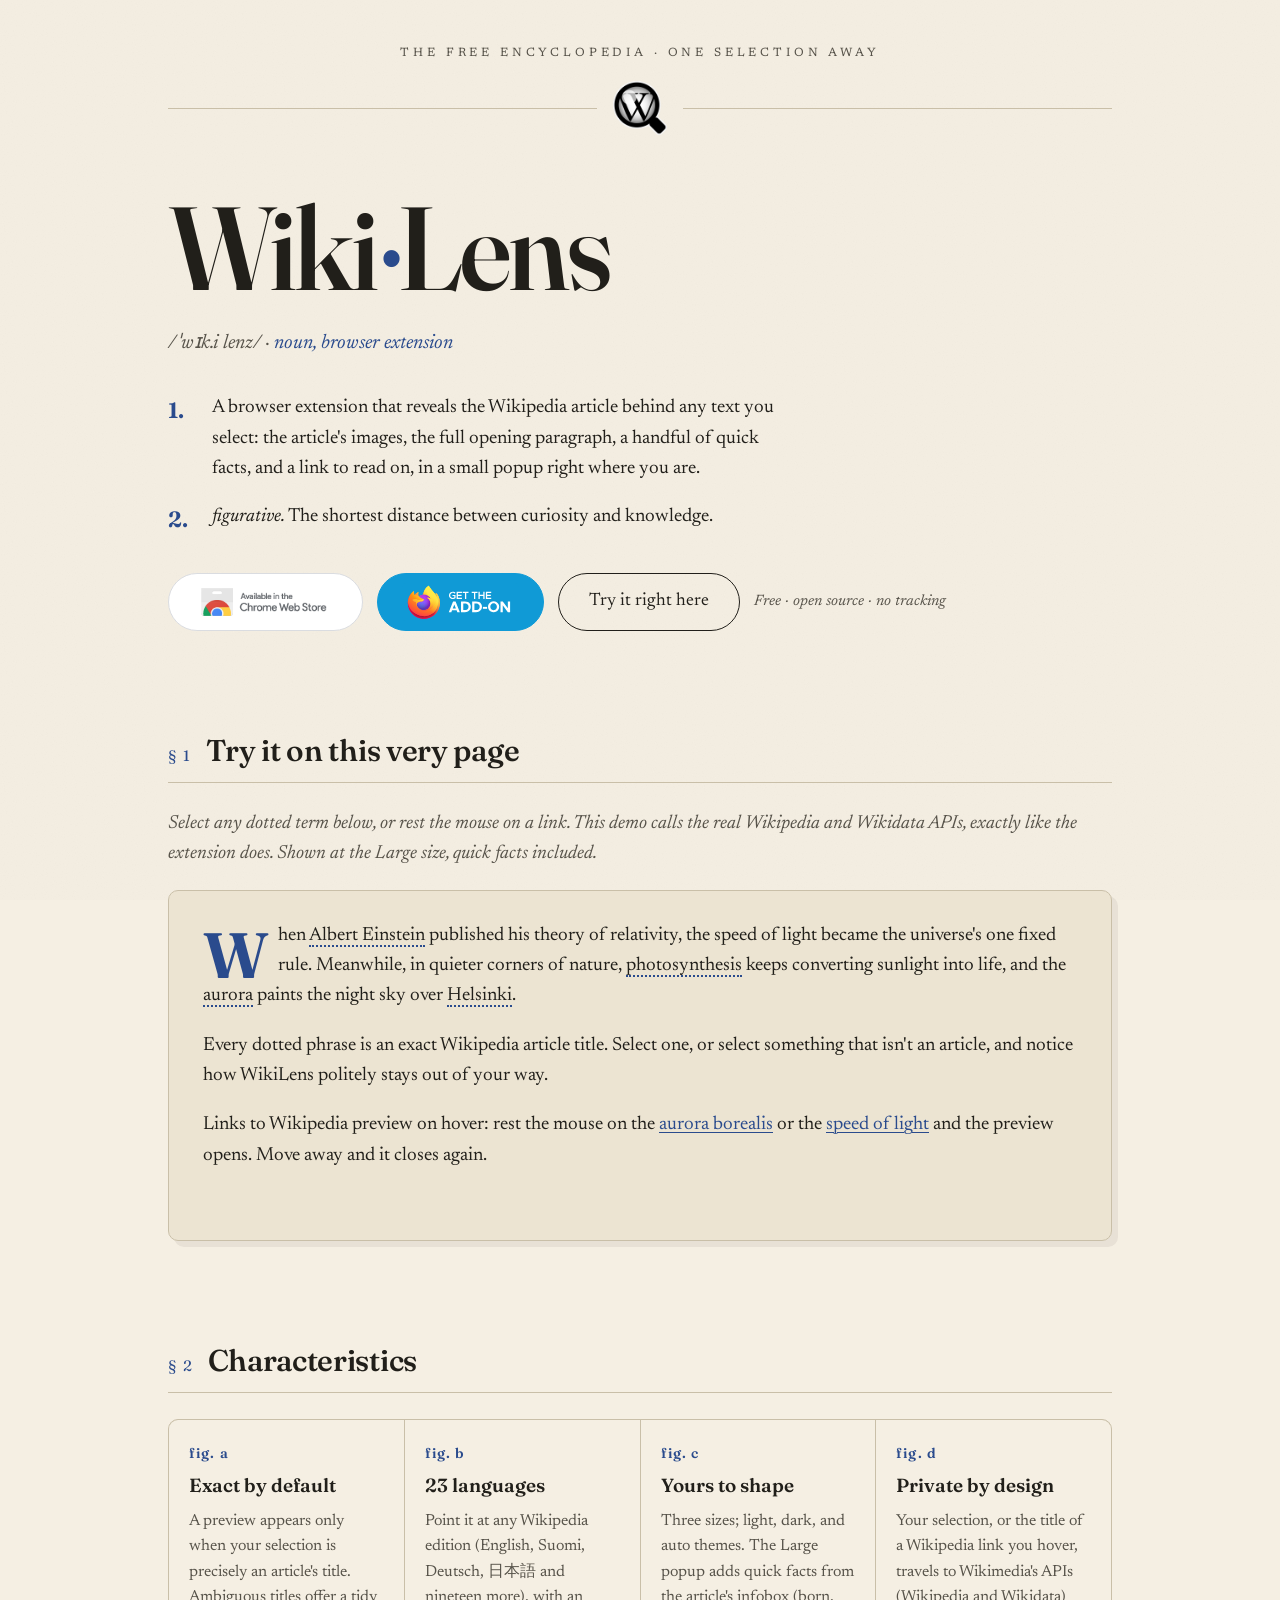
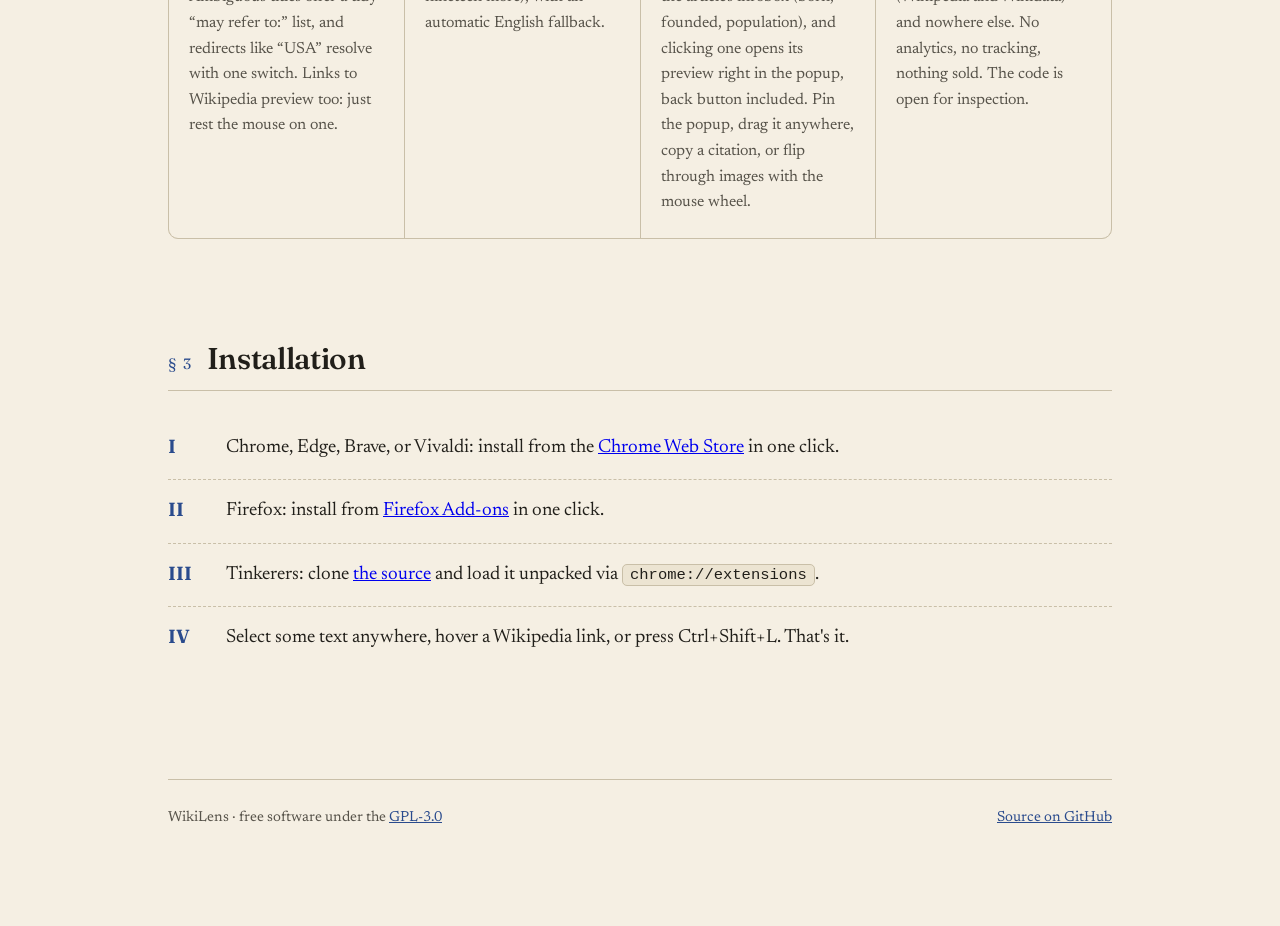
<file: docs/index.html>
<!DOCTYPE html>
<html lang="en">
<head>
<meta charset="utf-8" />
<meta name="viewport" content="width=device-width, initial-scale=1" />
<title>WikiLens: the free encyclopedia, one selection away</title>
<meta name="description" content="WikiLens is a Chromium extension that shows an instant Wikipedia preview when you select text on any page." />
<link rel="canonical" href="https://ville-mattila.github.io/wikilens/" />
<meta property="og:type" content="website" />
<meta property="og:url" content="https://ville-mattila.github.io/wikilens/" />
<meta property="og:site_name" content="WikiLens" />
<meta property="og:title" content="WikiLens: the free encyclopedia, one selection away" />
<meta property="og:description" content="Select text on any page and get the Wikipedia article instantly. Images, full first paragraph, quick facts, and a link to read on. Free, open source, no tracking." />
<meta property="og:image" content="https://ville-mattila.github.io/wikilens/og.png" />
<meta property="og:image:width" content="1200" />
<meta property="og:image:height" content="630" />
<meta property="og:image:alt" content="WikiLens: select text on any page and get the Wikipedia article instantly." />
<meta name="twitter:card" content="summary_large_image" />
<meta name="twitter:title" content="WikiLens: the free encyclopedia, one selection away" />
<meta name="twitter:description" content="Select text on any page and get the Wikipedia article instantly. Free, open source, no tracking." />
<meta name="twitter:image" content="https://ville-mattila.github.io/wikilens/og.png" />
<meta name="theme-color" content="#f5efe3" />
<link rel="icon" href="icon128.png" />
<link rel="preconnect" href="https://fonts.googleapis.com" />
<link rel="preconnect" href="https://fonts.gstatic.com" crossorigin />
<link href="https://fonts.googleapis.com/css2?family=Fraunces:ital,opsz,wght@0,9..144,300..900;1,9..144,300..900&family=Newsreader:ital,opsz,wght@0,6..72,300..700;1,6..72,300..700&display=swap" rel="stylesheet" />
<style>
  :root {
    --paper: #f5efe3;
    --paper-deep: #ece4d2;
    --ink: #211f1a;
    --ink-soft: #57534a;
    --rule: #c9bfa8;
    --accent: #2a4b8d;
    --highlight: #f8e08e;
    --card-bg: #202124;
    --card-text: #e8eaed;
    --card-border: #5f6368;
    --card-divider: #3c4043;
    --card-link: #8ab4f8;
  }

  * { box-sizing: border-box; }

  html { scroll-behavior: smooth; }

  body {
    margin: 0;
    background: var(--paper);
    color: var(--ink);
    font-family: "Newsreader", Georgia, serif;
    font-size: 19px;
    line-height: 1.6;
    -webkit-font-smoothing: antialiased;
  }

  /* paper grain */
  body::before {
    content: "";
    position: fixed;
    inset: 0;
    pointer-events: none;
    opacity: 0.5;
    z-index: 1;
    background-image: url("data:image/svg+xml,%3Csvg xmlns='http://www.w3.org/2000/svg' width='140' height='140'%3E%3Cfilter id='n'%3E%3CfeTurbulence type='fractalNoise' baseFrequency='0.9' numOctaves='2'/%3E%3CfeColorMatrix values='0 0 0 0 0 0 0 0 0 0 0 0 0 0 0 0 0 0 0.035 0'/%3E%3C/filter%3E%3Crect width='140' height='140' filter='url(%23n)'/%3E%3C/svg%3E");
  }

  ::selection {
    background: var(--highlight);
    color: var(--ink);
  }

  .sheet {
    position: relative;
    z-index: 2;
    max-width: 1000px;
    margin: 0 auto;
    padding: 0 28px 96px;
  }

  /* ------- masthead ------- */
  .masthead {
    text-align: center;
    padding: 44px 0 26px;
    animation: rise 0.7s ease-out both;
  }
  .masthead .over {
    font-size: 12px;
    letter-spacing: 0.32em;
    text-transform: uppercase;
    color: var(--ink-soft);
  }
  .masthead .rulewrap {
    display: flex;
    align-items: center;
    gap: 16px;
    margin: 18px 0;
  }
  .masthead .rulewrap::before,
  .masthead .rulewrap::after {
    content: "";
    flex: 1;
    border-top: 1px solid var(--rule);
    box-shadow: 0 3px 0 -2px var(--rule);
    animation: draw-rule 1.1s 0.15s cubic-bezier(0.22, 1, 0.36, 1) backwards;
  }
  .masthead .rulewrap::before { transform-origin: right center; }
  .masthead .rulewrap::after { transform-origin: left center; }
  @keyframes draw-rule {
    from { transform: scaleX(0); }
    to   { transform: scaleX(1); }
  }
  .masthead img {
    width: 54px;
    height: 54px;
    display: block;
    animation: icon-float 7s 2s ease-in-out infinite;
    transition: transform 0.3s cubic-bezier(0.22, 1, 0.36, 1);
  }
  .masthead img:hover { transform: rotate(-8deg) scale(1.08); }
  @keyframes icon-float {
    0%, 100% { translate: 0 0; }
    50% { translate: 0 -4px; }
  }

  /* ------- entry ------- */
  .entry { animation: rise 0.7s 0.12s ease-out both; }

  h1 {
    font-family: "Fraunces", serif;
    font-optical-sizing: auto;
    font-size: clamp(64px, 12vw, 118px);
    font-weight: 560;
    letter-spacing: -0.02em;
    line-height: 1;
    margin: 10px 0 6px;
  }
  h1 .dot {
    color: var(--accent);
    display: inline-block;
    animation: dot-drop 0.55s 1.35s cubic-bezier(0.34, 1.56, 0.64, 1) backwards;
  }
  @keyframes dot-drop {
    from { opacity: 0; transform: translateY(-0.35em); }
    to   { opacity: 1; transform: translateY(0); }
  }
  /* the product's core gesture, performed on our own headline: a text
     selection highlight sweeps across, lingers, and releases */
  h1 .sweep {
    background-image: linear-gradient(var(--highlight), var(--highlight));
    background-repeat: no-repeat;
    background-size: 0% 46%;
    background-position: 0% 68%;
    animation: select-sweep 2.6s 0.9s cubic-bezier(0.65, 0, 0.35, 1) forwards;
  }
  @keyframes select-sweep {
    0%   { background-size: 0% 46%; background-position: 0% 68%; }
    38%  { background-size: 100% 46%; background-position: 0% 68%; }
    62%  { background-size: 100% 46%; background-position: 0% 68%; }
    100% { background-size: 0% 46%; background-position: 100% 68%; }
  }
  .senses li {
    animation: rise 0.6s cubic-bezier(0.22, 1, 0.36, 1) backwards;
  }
  .senses li:nth-child(1) { animation-delay: 0.45s; }
  .senses li:nth-child(2) { animation-delay: 0.6s; }
  .cta-row {
    animation: rise 0.6s 0.75s cubic-bezier(0.22, 1, 0.36, 1) backwards;
  }

  .pron {
    font-size: 20px;
    color: var(--ink-soft);
  }
  .pron i { font-style: italic; }
  .pron .pos {
    font-style: italic;
    color: var(--accent);
  }

  .senses {
    margin: 34px 0 0;
    padding: 0;
    list-style: none;
    counter-reset: sense;
  }
  .senses li {
    counter-increment: sense;
    position: relative;
    padding-left: 44px;
    margin-bottom: 18px;
    max-width: 620px;
  }
  .senses li::before {
    content: counter(sense) ".";
    position: absolute;
    left: 0;
    top: 0;
    font-family: "Fraunces", serif;
    font-weight: 640;
    font-size: 22px;
    color: var(--accent);
  }
  .senses em { font-style: italic; }

  .cta-row {
    display: flex;
    flex-wrap: wrap;
    gap: 14px;
    margin: 40px 0 0;
    align-items: center;
  }
  .btn {
    font-family: "Newsreader", serif;
    font-size: 18px;
    text-decoration: none;
    display: inline-flex;
    align-items: center;
    height: 58px;
    padding: 0 30px;
    border-radius: 999px;
    transition: transform 0.15s ease, box-shadow 0.15s ease;
  }
  .btn:hover { transform: translateY(-2px); }
  .btn-primary {
    background: var(--ink);
    color: var(--paper);
    box-shadow: 0 2px 0 var(--accent);
  }
  .btn-primary:hover { box-shadow: 0 5px 14px rgba(42, 75, 141, 0.35); }
  .btn-ghost {
    color: var(--ink);
    border: 1px solid var(--ink);
  }
  .btn-ghost:hover { background: var(--paper-deep); }
  /* store badges inside pill buttons: pill background matches each badge's
     own background so the rectangular badge canvas melts into the pill */
  .btn-store {
    padding: 0 24px;
  }
  .btn-store .clip {
    overflow: hidden;
    line-height: 0;
    border-radius: 4px;
  }
  .btn-store .clip img {
    display: block;
    height: 42px;
    width: auto;
    margin: -2px; /* hides the border baked into the Chrome badge image */
  }
  .btn-store.chrome {
    background: #ffffff;
    border: 1px solid #dadce0;
  }
  .btn-store.firefox {
    background: rgb(16, 154, 214);
    border: 1px solid rgb(16, 154, 214);
  }
  .btn-store:hover {
    transform: translateY(-2px);
    box-shadow: 0 5px 14px rgba(33, 31, 26, 0.25);
  }
  .cta-note {
    font-size: 15px;
    font-style: italic;
    color: var(--ink-soft);
  }

  /* ------- section headings ------- */
  .section {
    margin-top: 96px;
  }
  /* the demo's popup must paint above later sections */
  #try {
    position: relative;
    z-index: 20;
  }

  /* Scroll-triggered reveals: elements get .reveal from the script below
     and .inview from an IntersectionObserver as they enter the viewport.
     Without JavaScript nothing is hidden, since .reveal is never added. */
  .reveal {
    opacity: 0;
    transform: translateY(22px);
    transition: opacity 0.7s cubic-bezier(0.22, 1, 0.36, 1),
                transform 0.7s cubic-bezier(0.22, 1, 0.36, 1);
    transition-delay: var(--reveal-delay, 0s);
  }
  .reveal.inview {
    opacity: 1;
    transform: none;
  }

  .section-head {
    display: flex;
    align-items: baseline;
    gap: 14px;
    position: relative;
    padding-bottom: 8px;
    margin-bottom: 26px;
  }
  /* the heading's hairline draws itself in as the section arrives */
  .section-head::after {
    content: "";
    position: absolute;
    left: 0;
    right: 0;
    bottom: 0;
    height: 1px;
    background: var(--rule);
    transform: scaleX(0);
    transform-origin: left center;
    transition: transform 1s 0.15s cubic-bezier(0.22, 1, 0.36, 1);
  }
  .section-head.inview::after { transform: scaleX(1); }
  .section-head .no {
    font-family: "Fraunces", serif;
    font-size: 15px;
    color: var(--accent);
    letter-spacing: 0.1em;
    display: inline-block;
    opacity: 0;
    transform: scale(1.6) rotate(-8deg);
    transition: opacity 0.45s 0.25s ease-out,
                transform 0.45s 0.25s cubic-bezier(0.34, 1.56, 0.64, 1);
  }
  .section-head.inview .no {
    opacity: 1;
    transform: none;
  }
  h2 {
    font-family: "Fraunces", serif;
    font-size: 30px;
    font-weight: 560;
    margin: 0;
    letter-spacing: -0.01em;
  }

  /* ------- demo ------- */
  .demo-hint {
    font-style: italic;
    color: var(--ink-soft);
    margin: 0 0 20px;
  }
  .demo {
    position: relative;
    background: var(--paper-deep);
    border: 1px solid var(--rule);
    border-radius: 10px;
    padding: 30px 34px;
    box-shadow: 6px 6px 0 rgba(33, 31, 26, 0.06);
  }
  .demo p { margin: 0 0 1em; }
  .demo p:last-child { margin-bottom: 0; }
  .demo .term {
    border-bottom: 2px dotted var(--accent);
    cursor: text;
    transition: background 0.25s ease;
  }
  .demo .term:hover { background: var(--highlight); }
  .demo a.wikilink {
    color: var(--accent);
    text-decoration: underline;
    text-decoration-thickness: 1px;
    text-underline-offset: 3px;
  }
  /* once the demo scrolls into view, the first term glows briefly:
     a wordless "start here" */
  .demo.inview .dropcap .term:first-of-type {
    animation: term-hint 1.8s 1s ease-in-out;
  }
  @keyframes term-hint {
    0%, 100% { background: transparent; }
    35%, 65% { background: var(--highlight); }
  }
  .demo .dropcap::first-letter {
    font-family: "Fraunces", serif;
    font-weight: 640;
    font-size: 64px;
    line-height: 0.8;
    float: left;
    padding: 8px 10px 0 0;
    color: var(--accent);
  }
  .demo-status {
    margin-top: 14px;
    font-size: 14px;
    font-style: italic;
    color: var(--ink-soft);
    min-height: 1.4em;
  }

  /* the popup card - same styling as the extension's dark medium card */
  .wl-card {
    position: absolute;
    z-index: 10;
    width: 500px;
    max-width: calc(100vw - 40px);
    background: var(--card-bg);
    color: var(--card-text);
    border: 1px solid var(--card-border);
    border-radius: 16px;
    box-shadow: 0 8px 24px rgba(0, 0, 0, 0.4);
    overflow: hidden;
    font-family: -apple-system, BlinkMacSystemFont, "Segoe UI", Roboto, sans-serif;
    transform-origin: 50% 0;
    animation: wl-pop 0.42s cubic-bezier(0.34, 1.56, 0.64, 1) backwards;
  }
  .wl-card.out { animation: wl-out 0.18s ease-in forwards; }
  @keyframes wl-pop {
    from { opacity: 0; transform: translateY(14px) scale(0.92); }
    to   { opacity: 1; transform: translateY(0) scale(1); }
  }
  @keyframes wl-out {
    to { opacity: 0; transform: translateY(8px) scale(0.96); }
  }
  @keyframes wl-rise {
    from { opacity: 0; transform: translateY(7px); }
    to   { opacity: 1; transform: translateY(0); }
  }
  @keyframes wl-settle {
    from { transform: scale(1.1); }
    to   { transform: scale(1); }
  }
  .wl-card .thumbwrap {
    position: relative;
    overflow: hidden;
  }
  .wl-card img.thumb {
    display: block;
    width: 100%;
    height: auto;
    max-height: 420px;
    object-fit: contain;
    background: #303134;
    animation: wl-settle 0.9s cubic-bezier(0.22, 1, 0.36, 1) backwards;
    transition: opacity 0.16s ease;
  }
  .wl-card img.thumb.fade { opacity: 0; }
  .wl-card .imgnav {
    position: absolute;
    right: 8px;
    top: 50%;
    transform: translateY(-50%);
    width: 30px;
    height: 30px;
    border: none;
    border-radius: 50%;
    background: rgba(0, 0, 0, 0.45);
    color: #fff;
    font-size: 18px;
    line-height: 28px;
    text-align: center;
    padding: 0;
    cursor: pointer;
    transition: background 0.15s, transform 0.15s;
  }
  .wl-card .imgnav:hover {
    background: rgba(0, 0, 0, 0.7);
    transform: translateY(-50%) scale(1.08);
  }
  .wl-card .imgcount {
    position: absolute;
    right: 8px;
    bottom: 8px;
    font-size: 11px;
    font-weight: 600;
    padding: 2px 8px;
    border-radius: 999px;
    background: rgba(0, 0, 0, 0.45);
    color: #fff;
    pointer-events: none;
  }
  .wl-card .t { animation: wl-rise 0.38s 0.1s cubic-bezier(0.22, 1, 0.36, 1) backwards; }
  .wl-card .x { animation: wl-rise 0.38s 0.17s cubic-bezier(0.22, 1, 0.36, 1) backwards; }
  .wl-card .facts { animation: wl-rise 0.38s 0.24s cubic-bezier(0.22, 1, 0.36, 1) backwards; }
  .wl-card .f { animation: wl-rise 0.38s 0.3s cubic-bezier(0.22, 1, 0.36, 1) backwards; }
  .wl-card .facts {
    border-top: 1px solid var(--card-divider);
    padding: 10px 14px 12px;
    display: grid;
    grid-template-columns: auto 1fr;
    column-gap: 14px;
    row-gap: 4px;
    font-size: 13px;
    line-height: 1.45;
  }
  .wl-card .facts .fl {
    color: var(--card-link);
    font-weight: 600;
    text-transform: uppercase;
    font-size: 11px;
    letter-spacing: 0.05em;
    padding-top: 1px;
  }
  .wl-card .facts .fv { min-width: 0; }
  .wl-card .facts .fv a {
    color: inherit;
    text-decoration: underline;
    text-decoration-color: var(--card-border);
    text-underline-offset: 2px;
    transition: color 0.15s, text-decoration-color 0.15s;
  }
  .wl-card .facts .fv a:hover {
    color: var(--card-link);
    text-decoration-color: var(--card-link);
  }
  .wl-card .f .arr {
    display: inline-block;
    transition: transform 0.2s cubic-bezier(0.22, 1, 0.36, 1);
  }
  .wl-card .f a:hover .arr { transform: translateX(4px); }
  @media (prefers-reduced-motion: reduce) {
    .wl-card, .wl-card.out, .wl-card img, .wl-card .t, .wl-card .x,
    .wl-card .facts, .wl-card .f {
      animation: none;
    }
  }
  .wl-card .b { padding: 12px 14px 10px; }
  .wl-card .t {
    font-family: Georgia, serif;
    font-size: 18px;
    font-weight: 700;
    margin: 0 0 6px;
  }
  .wl-card .x p { margin: 0 0 8px; }
  .wl-card .x p:last-child { margin-bottom: 0; }
  .wl-card .x ul, .wl-card .x ol { margin: 0 0 8px; padding-left: 20px; }
  .wl-card .x li { margin: 0 0 4px; }
  .wl-card .x a {
    color: inherit;
    text-decoration: none;
    border-bottom: 1px dotted var(--card-border);
  }
  .wl-card .x a:hover {
    color: var(--card-link);
    border-bottom-color: var(--card-link);
  }
  .wl-card .x h3, .wl-card .x h4 {
    font-size: 15px;
    font-weight: 700;
    margin: 10px 0 6px;
  }
  .wl-card .subt {
    font-size: 13px;
    color: var(--card-text);
    opacity: 0.7;
    margin: 0 0 8px;
  }
  .wl-card .xwrap { position: relative; }
  .wl-card .fadeout {
    position: absolute;
    left: 0;
    right: 0;
    bottom: 0;
    height: 26px;
    background: linear-gradient(to bottom, transparent, var(--card-bg));
    pointer-events: none;
    opacity: 0;
    transition: opacity 0.25s ease;
  }
  .wl-card .sections {
    border-top: 1px solid var(--card-divider);
    padding: 10px 14px;
    display: flex;
    flex-wrap: wrap;
    align-items: center;
    gap: 6px;
    animation: wl-rise 0.38s 0.27s cubic-bezier(0.22, 1, 0.36, 1) backwards;
  }
  .wl-card .sections .sl {
    font-size: 11px;
    font-weight: 600;
    text-transform: uppercase;
    letter-spacing: 0.05em;
    color: var(--card-link);
    margin-right: 2px;
  }
  .wl-card .sections a {
    font-size: 12px;
    color: var(--card-text);
    opacity: 0.85;
    text-decoration: none;
    border: 1px solid var(--card-divider);
    border-radius: 999px;
    padding: 2px 9px;
    transition: color 0.15s, border-color 0.15s, opacity 0.15s;
  }
  .wl-card .sections a:hover {
    color: var(--card-link);
    border-color: var(--card-link);
    opacity: 1;
  }
  .wl-card .x {
    font-size: 14px;
    line-height: 1.5;
    margin: 0;
    max-height: 280px;
    overflow-y: auto;
    overscroll-behavior: contain;
    padding-right: 6px;
    scrollbar-width: thin;
    scrollbar-color: var(--card-border) transparent;
  }
  .wl-card .f {
    border-top: 1px solid var(--card-divider);
    padding: 8px 14px;
    text-align: right;
  }
  .wl-card .f a {
    color: var(--card-link);
    font-size: 14px;
    font-weight: 600;
    text-decoration: none;
  }
  .wl-card .f a:hover { text-decoration: underline; }

  /* ------- features ------- */
  .features {
    display: grid;
    grid-template-columns: repeat(4, 1fr);
    gap: 0;
    border: 1px solid var(--rule);
    border-radius: 10px;
    overflow: hidden;
    background: var(--rule);
    grid-gap: 1px;
  }
  .feature {
    background: var(--paper);
    padding: 22px 20px;
    transition: background 0.3s ease;
  }
  .feature:hover { background: #fbf7ee; }
  .feature h3 {
    font-family: "Fraunces", serif;
    font-size: 19px;
    font-weight: 600;
    margin: 0 0 8px;
  }
  .feature h3 .fig {
    color: var(--accent);
    font-size: 14px;
    letter-spacing: 0.08em;
    display: block;
    margin-bottom: 6px;
    transition: letter-spacing 0.3s ease;
  }
  .feature:hover h3 .fig { letter-spacing: 0.22em; }
  .feature p {
    margin: 0;
    font-size: 16px;
    color: var(--ink-soft);
  }

  /* ------- install ------- */
  .steps {
    margin: 0;
    padding: 0;
    list-style: none;
    counter-reset: step;
  }
  .steps li {
    counter-increment: step;
    position: relative;
    padding: 16px 0 16px 58px;
    border-bottom: 1px dashed var(--rule);
  }
  .steps li:last-child { border-bottom: 0; }
  .steps li::before {
    content: counter(step, upper-roman);
    position: absolute;
    left: 0;
    top: 14px;
    font-family: "Fraunces", serif;
    font-weight: 640;
    color: var(--accent);
    font-size: 19px;
    width: 44px;
  }
  .steps code {
    font-family: ui-monospace, "Cascadia Code", Consolas, monospace;
    font-size: 15.5px;
    background: var(--paper-deep);
    border: 1px solid var(--rule);
    border-radius: 5px;
    padding: 1px 7px;
    white-space: nowrap;
  }
  .store-note {
    margin-top: 22px;
    font-style: italic;
    color: var(--ink-soft);
    font-size: 16px;
  }

  /* ------- footer ------- */
  footer {
    margin-top: 110px;
    padding-top: 26px;
    border-top: 1px solid var(--rule);
    display: flex;
    justify-content: space-between;
    flex-wrap: wrap;
    gap: 10px;
    font-size: 14.5px;
    color: var(--ink-soft);
  }
  footer a { color: var(--accent); }

  @keyframes rise {
    from { opacity: 0; transform: translateY(16px); }
    to   { opacity: 1; transform: translateY(0); }
  }
  .section:nth-of-type(2) { animation-delay: 0.2s; }

  @media (prefers-reduced-motion: reduce) {
    .masthead, .entry, .masthead .rulewrap::before, .masthead .rulewrap::after,
    .masthead img, h1 .dot, h1 .sweep, .senses li, .cta-row,
    .demo.inview .dropcap .term:first-of-type {
      animation: none;
    }
    h1 .sweep { background: none; }
    .reveal {
      opacity: 1;
      transform: none;
      transition: none;
    }
    .section-head::after { transform: scaleX(1); transition: none; }
    .section-head .no { opacity: 1; transform: none; transition: none; }
  }

  @media (max-width: 900px) {
    .features { grid-template-columns: repeat(2, 1fr); }
  }
  @media (max-width: 560px) {
    body { font-size: 17.5px; }
    .demo { padding: 22px 20px; }
    .features { grid-template-columns: 1fr; }
  }
</style>
</head>
<body>
<div class="sheet">

  <header class="masthead">
    <div class="over">The free encyclopedia · one selection away</div>
    <div class="rulewrap"><img src="icon128.png" alt="WikiLens icon" /></div>
  </header>
  <!-- the headline gets a "text selection" highlight sweep on load -->


  <section class="entry">
    <h1><span class="sweep">Wiki<span class="dot">·</span>Lens</span></h1>
    <p class="pron"><i>/ˈwɪk.i lenz/</i> · <span class="pos">noun, browser extension</span></p>
    <ol class="senses">
      <li>A browser extension that reveals the Wikipedia article behind any
        text you select: the article's images, the full opening paragraph,
        a handful of quick facts, and a link to read on, in a small popup
        right where you are.</li>
      <li><em>figurative.</em> The shortest distance between curiosity and
        knowledge.</li>
    </ol>
    <div class="cta-row">
      <a class="btn btn-store chrome" href="https://chromewebstore.google.com/detail/wikilens/ipjonmoniljhdbjdplfcocdfjlbifcck"><span class="clip"><img
        src="chrome-badge.png" alt="Available in the Chrome Web Store" /></span></a>
      <a class="btn btn-store firefox" href="https://addons.mozilla.org/en-US/firefox/addon/wikilens/"><span class="clip"><img
        src="firefox-badge.svg" alt="Get the Firefox Add-on" /></span></a>
      <a class="btn btn-ghost" href="#try">Try it right here</a>
      <span class="cta-note">Free · open source · no tracking</span>
    </div>
  </section>

  <section class="section" id="try">
    <div class="section-head"><span class="no">§ 1</span><h2>Try it on this very page</h2></div>
    <p class="demo-hint">Select any dotted term below, or rest the mouse on a
      link. This demo calls the real Wikipedia and Wikidata APIs, exactly
      like the extension does. Shown at the Large size, quick facts
      included.</p>
    <div class="demo" id="demo">
      <p class="dropcap">When <span class="term">Albert Einstein</span> published his theory of
        relativity, the speed of light became the universe's one fixed rule.
        Meanwhile, in quieter corners of nature, <span class="term">photosynthesis</span>
        keeps converting sunlight into life, and the
        <span class="term">aurora</span> paints the night sky over
        <span class="term">Helsinki</span>.</p>
      <p>Every dotted phrase is an exact Wikipedia article title. Select one,
        or select something that isn't an article, and notice how WikiLens
        politely stays out of your way.</p>
      <p>Links to Wikipedia preview on hover: rest the mouse on the
        <a class="wikilink" href="https://en.wikipedia.org/wiki/Aurora_borealis" target="_blank" rel="noopener">aurora borealis</a>
        or the
        <a class="wikilink" href="https://en.wikipedia.org/wiki/Speed_of_light" target="_blank" rel="noopener">speed of light</a>
        and the preview opens. Move away and it closes again.</p>
      <div class="demo-status" id="demo-status"></div>
    </div>
  </section>

  <section class="section">
    <div class="section-head"><span class="no">§ 2</span><h2>Character­istics</h2></div>
    <div class="features">
      <div class="feature">
        <h3><span class="fig">fig. a</span>Exact by default</h3>
        <p>A preview appears only when your selection is precisely an article's
          title. Ambiguous titles offer a tidy “may refer to:” list, and
          redirects like “USA” resolve with one switch. Links to Wikipedia
          preview too: just rest the mouse on one.</p>
      </div>
      <div class="feature">
        <h3><span class="fig">fig. b</span>23 languages</h3>
        <p>Point it at any Wikipedia edition (English, Suomi, Deutsch, 日本語
          and nineteen more), with an automatic English fallback.</p>
      </div>
      <div class="feature">
        <h3><span class="fig">fig. c</span>Yours to shape</h3>
        <p>Three sizes; light, dark, and auto themes. The Large popup adds
          quick facts from the article's infobox (born, founded,
          population), and clicking one opens its preview right in the
          popup, back button included. Pin the popup, drag it anywhere,
          copy a citation, or flip through images with the mouse wheel.</p>
      </div>
      <div class="feature">
        <h3><span class="fig">fig. d</span>Private by design</h3>
        <p>Your selection, or the title of a Wikipedia link you hover,
          travels to Wikimedia's APIs (Wikipedia and Wikidata) and nowhere
          else. No analytics, no tracking, nothing
          sold. The code is open for inspection.</p>
      </div>
    </div>
  </section>

  <section class="section">
    <div class="section-head"><span class="no">§ 3</span><h2>Installation</h2></div>
    <ol class="steps">
      <li>Chrome, Edge, Brave, or Vivaldi: install from the
        <a href="https://chromewebstore.google.com/detail/wikilens/ipjonmoniljhdbjdplfcocdfjlbifcck">Chrome
        Web Store</a> in one click.</li>
      <li>Firefox: install from
        <a href="https://addons.mozilla.org/en-US/firefox/addon/wikilens/">Firefox
        Add-ons</a> in one click.</li>
      <li>Tinkerers: clone
        <a href="https://github.com/Ville-Mattila/wikilens">the source</a>
        and load it unpacked via <code>chrome://extensions</code>.</li>
      <li>Select some text anywhere, hover a Wikipedia link, or press
        Ctrl+Shift+L. That's it.</li>
    </ol>
  </section>

  <footer>
    <span>WikiLens · free software under the
      <a href="https://github.com/Ville-Mattila/wikilens/blob/main/LICENSE">GPL-3.0</a></span>
    <span><a href="https://github.com/Ville-Mattila/wikilens">Source on GitHub</a></span>
  </footer>

</div>

<script>
(() => {
  const demo = document.getElementById("demo");
  const status = document.getElementById("demo-status");
  let card = null;
  let seq = 0;
  const cache = new Map();

  demo.addEventListener("mouseup", (e) => {
    // interactions inside the card (carousel arrow, links, text selection)
    // must not re-trigger a lookup - that would rebuild the popup and
    // reset the image carousel to the first frame
    if (card && card.contains(e.target)) return;
    setTimeout(onSelect, 10);
  });
  document.addEventListener("mousedown", (e) => {
    clearTimeout(hoverTimer);
    hoverLink = null;
    if (card && card.contains(e.target)) {
      if (cardOrigin === "hover") cardOrigin = "engaged";
      return;
    }
    if (card) removeCard();
  });

  async function onSelect() {
    const sel = document.getSelection();
    if (!sel || sel.isCollapsed) return;
    const text = sel.toString().trim();
    if (!text || text.length > 80 || /[\n\r\t]/.test(text)) return;
    if (!demo.contains(sel.anchorNode)) return;

    const mySeq = ++seq;
    status.textContent = "Consulting the encyclopedia…";
    const data = await lookup(text);
    if (mySeq !== seq) return;

    if (!data) {
      status.textContent = `“${text}” is not an exact article title. No popup, by design.`;
      removeCard();
      return;
    }
    status.textContent = "";
    clearTimeout(hoverTimer); // a selection takes over from a pending hover
    hoverLink = null;
    showCard(data, sel);
    cardOrigin = "select";
  }

  // Link hover previews, like the extension: resting on a Wikipedia link
  // opens its card; it closes shortly after the pointer leaves both link
  // and card, unless the user clicked into it ("engaged").
  const finePointer = matchMedia("(hover: hover) and (pointer: fine)");
  let cardOrigin = null; // "select" | "hover" | "engaged"
  let cardLink = null; // the link the open hover card belongs to
  let hoverLink = null;
  let hoverY = 0;
  let hoverTimer = null;
  let hideTimer = null;

  demo.addEventListener("mouseover", (e) => {
    if (card && card.contains(e.target)) {
      clearTimeout(hideTimer);
      return;
    }
    const link = e.target.closest("a.wikilink");
    if (!link || link === hoverLink || !finePointer.matches) return;
    if (card && cardOrigin !== "hover") return; // never replace a reader's card
    clearTimeout(hoverTimer);
    hoverLink = link;
    hoverY = e.clientY;
    if (card && link === cardLink) {
      clearTimeout(hideTimer); // back on the link whose card is open
      return;
    }
    hoverTimer = setTimeout(async () => {
      const mySeq = ++seq;
      const data = await lookup(titleFromWikiHref(link.href), false);
      if (mySeq !== seq || hoverLink !== link || !data) return;
      if (card && cardOrigin !== "hover") return;
      // a wrapped link has a box per line: anchor to the hovered one
      const rects = [...link.getClientRects()];
      const rect = rects.find((r) => hoverY >= r.top && hoverY <= r.bottom) ||
        rects[0];
      status.textContent = "";
      showCard(data, rect);
      cardOrigin = "hover";
      cardLink = link;
    }, 450);
  });

  demo.addEventListener("mouseout", (e) => {
    const to = e.relatedTarget;
    if (card && card.contains(e.target)) {
      if (to && card.contains(to)) return;
      scheduleHide();
      return;
    }
    if (hoverLink && hoverLink.contains(e.target)) {
      if (to && hoverLink.contains(to)) return;
      clearTimeout(hoverTimer);
      hoverLink = null;
      scheduleHide();
    }
  });

  function scheduleHide() {
    if (cardOrigin !== "hover") return;
    clearTimeout(hideTimer);
    hideTimer = setTimeout(() => {
      if (cardOrigin === "hover") removeCard();
    }, 300);
  }

  // exact: selections must name the article itself; links (exact = false)
  // follow redirects, since they point at a real page
  async function lookup(title, exact = true) {
    const key = (exact ? "" : "link:") + title.toLowerCase();
    if (cache.has(key)) return cache.get(key);
    let result = null;
    try {
      const res = await fetch(
        "https://en.wikipedia.org/api/rest_v1/page/summary/" +
        encodeURIComponent(title)
      );
      if (res.ok) {
        const d = await res.json();
        if (d.type === "standard" && (!exact ||
            d.title.toLowerCase() === title.trim().toLowerCase())) {
          let thumb = d.thumbnail ? d.thumbnail.source : null;
          const ow = d.originalimage ? d.originalimage.width : 0;
          if (thumb && ow > 960) {
            thumb = thumb.replace(/\/(\d+)px-/, "/960px-");
          } else if (thumb && ow > 500) {
            thumb = thumb.replace(/\/(\d+)px-/, "/500px-");
          }
          const [facts, images, fullExtractHtml, sections] = await Promise.all([
            d.wikibase_item ? fetchFacts(d.wikibase_item) : [],
            fetchImages(d.title, thumb),
            fetchLeadSection(d.title),
            fetchSections(d.title),
          ]);
          result = {
            title: d.title,
            extract: d.extract,
            extractHtml: fullExtractHtml || d.extract_html || null,
            thumb,
            images,
            url: d.content_urls.desktop.page,
            facts,
            sections,
          };
        }
      }
    } catch (_) { /* offline etc. - treat as no match */ }
    cache.set(key, result);
    return result;
  }

  // Wikipedia's extract_html rendered through a strict whitelist - inline
  // formatting and paragraphs only, all attributes dropped, nothing else.
  const FORMAT_TAGS = new Set([
    "B", "I", "EM", "STRONG", "SUB", "SUP", "SPAN", "P",
    "UL", "OL", "LI", "H3", "H4",
  ]);
  const SKIP_TAGS = new Set([
    "SCRIPT", "STYLE", "LINK", "TABLE", "FIGURE", "IMG", "H2",
  ]);
  const SKIP_CLASSES =
    /(^|\s)(mw-editsection|reference|references|noprint|navbox|hatnote|infobox|thumb|gallery|metadata|mw-empty-elt|coordinates|ambox|sidebar)(\s|$)/;
  const WIKI_BASE = "https://en.wikipedia.org";
  function renderFormattedText(target, html) {
    const doc = new DOMParser().parseFromString(html, "text/html");
    (function walk(srcParent, dstParent) {
      for (const node of srcParent.childNodes) {
        if (node.nodeType === Node.TEXT_NODE) {
          dstParent.appendChild(document.createTextNode(node.nodeValue));
        } else if (node.nodeType === Node.ELEMENT_NODE) {
          if (SKIP_TAGS.has(node.tagName)) continue;
          if (SKIP_CLASSES.test(node.className?.baseVal ?? node.className ?? "")) continue;
          if (node.tagName === "P" && !node.textContent.trim()) continue;
          if (node.tagName === "A") {
            const href = node.getAttribute("href") || "";
            let absolute = null;
            if (href && !href.startsWith("#")) {
              try {
                const url = new URL(href, WIKI_BASE);
                if (url.protocol === "https:" || url.protocol === "http:") {
                  absolute = url.href;
                }
              } catch (_) {}
            }
            if (absolute) {
              const a = document.createElement("a");
              a.href = absolute;
              a.target = "_blank";
              a.rel = "noopener noreferrer";
              dstParent.appendChild(a);
              walk(node, a);
            } else {
              walk(node, dstParent);
            }
            continue;
          }
          if (FORMAT_TAGS.has(node.tagName)) {
            const el = document.createElement(node.tagName.toLowerCase());
            dstParent.appendChild(el);
            walk(node, el);
          } else {
            walk(node, dstParent);
          }
        }
      }
    })(doc.body, target);
  }

  // One section's rendered HTML for the in-popup section view.
  async function fetchSectionHtml(pageTitle, index) {
    try {
      const res = await fetch(
        "https://en.wikipedia.org/w/api.php?action=parse" +
        "&page=" + encodeURIComponent(pageTitle) + "&prop=text" +
        "&section=" + encodeURIComponent(index) +
        "&format=json&formatversion=2&origin=*"
      );
      if (!res.ok) return null;
      const html = (await res.json()).parse?.text;
      return typeof html === "string" && html.trim() ? html : null;
    } catch (_) {
      return null;
    }
  }

  // Top-level section titles with anchors for the "In this article" chips.
  const BOILERPLATE_SECTIONS =
    /^(see also|notes|references|external links|further reading|bibliography|citations|sources|footnotes|gallery)$/i;
  async function fetchSections(title) {
    try {
      const res = await fetch(
        "https://en.wikipedia.org/w/api.php?action=parse&prop=sections" +
        "&page=" + encodeURIComponent(title) +
        "&format=json&formatversion=2&origin=*"
      );
      if (!res.ok) return [];
      const all = (await res.json()).parse?.sections ?? [];
      const sections = [];
      for (const s of all) {
        if (s.toclevel !== 1 || !s.anchor) continue;
        const index = /^\d+$/.test(String(s.index)) ? String(s.index) : null;
        const line = String(s.line).replace(/<[^>]*>/g, "").trim();
        if (!line || BOILERPLATE_SECTIONS.test(line)) continue;
        sections.push({ title: line, anchor: s.anchor, index });
        if (sections.length >= 6) break;
      }
      return sections;
    } catch (_) {
      return [];
    }
  }

  // The whole lead section (everything before the first heading) as limited
  // HTML, replacing the summary's single first paragraph. Best-effort.
  async function fetchLeadSection(title) {
    try {
      const res = await fetch(
        "https://en.wikipedia.org/w/api.php?action=parse" +
        "&page=" + encodeURIComponent(title) + "&prop=text&section=0" +
        "&format=json&formatversion=2&origin=*"
      );
      if (!res.ok) return null;
      const html = (await res.json()).parse?.text;
      return typeof html === "string" && html.trim() ? html : null;
    } catch (_) {
      return null;
    }
  }

  // Gallery images for the carousel - sharp lead thumbnail first, then the
  // article's gallery images (icons excluded via showInGallery). Best-effort.
  async function fetchImages(title, leadThumb) {
    const lead = leadThumb ? [leadThumb] : [];
    try {
      const res = await fetch(
        "https://en.wikipedia.org/api/rest_v1/page/media-list/" +
        encodeURIComponent(title)
      );
      if (!res.ok) return lead;
      const items = (await res.json()).items ?? [];
      const extra = [];
      for (const item of items) {
        if (item.type !== "image" || !item.showInGallery) continue;
        if (item.leadImage) continue;
        const src = item.srcset?.[item.srcset.length - 1]?.src;
        if (!src) continue;
        extra.push(src.startsWith("//") ? "https:" + src : src);
        if (extra.length >= 4) break;
      }
      return [...lead, ...extra].slice(0, 5);
    } catch (_) {
      return lead;
    }
  }

  // Quick facts from Wikidata - the same pipeline the extension's Large
  // popup uses. Facts are best-effort; failures yield an empty list.
  const FACT_PROPS = [
    ["P569", "Born", "time", 1],
    ["P570", "Died", "time", 1],
    ["P106", "Occupation", "item", 3],
    ["P27", "Nationality", "item", 2],
    ["P571", "Founded", "time", 1],
    ["P17", "Country", "item", 1],
    ["P36", "Capital", "item", 1],
    ["P1082", "Population", "quantity", 1],
    ["P856", "Website", "url", 1],
  ];
  const MONTHS = ["January","February","March","April","May","June","July",
    "August","September","October","November","December"];

  function formatTime(v) {
    const m = v.time.match(/^([+-])(\d+)-(\d\d)-(\d\d)/);
    if (!m) return null;
    const y = Number(m[2]) * (m[1] === "-" ? -1 : 1);
    const yt = y < 0 ? (-y) + " BC" : String(y);
    if (v.precision >= 11) return Number(m[4]) + " " + MONTHS[Number(m[3]) - 1] + " " + yt;
    if (v.precision === 10) return MONTHS[Number(m[3]) - 1] + " " + yt;
    return yt;
  }

  async function fetchFacts(qid) {
    try {
      const res = await fetch(
        "https://www.wikidata.org/w/api.php?action=wbgetentities&ids=" + qid +
        "&props=claims&format=json&origin=*"
      );
      if (!res.ok) return [];
      const claims = (await res.json()).entities?.[qid]?.claims;
      if (!claims) return [];

      const picked = [];
      const itemIds = new Set();
      for (const [pid, label, type, max] of FACT_PROPS) {
        const sts = (claims[pid] ?? []).filter(s => s.mainsnak?.snaktype === "value");
        if (!sts.length) continue;
        const pref = sts.filter(s => s.rank === "preferred");
        const values = (pref.length ? pref : sts).slice(0, max)
          .map(s => s.mainsnak.datavalue.value);
        picked.push({ label, type, values });
        if (type === "item") values.forEach(v => itemIds.add(v.id));
        if (picked.length >= 6) break;
      }

      const labels = {};
      const articles = {};
      if (itemIds.size) {
        const res2 = await fetch(
          "https://www.wikidata.org/w/api.php?action=wbgetentities&ids=" +
          [...itemIds].join("|") +
          "&props=labels%7Csitelinks&languages=en&sitefilter=enwiki&format=json&origin=*"
        );
        if (res2.ok) {
          for (const [id, e] of Object.entries((await res2.json()).entities ?? {})) {
            labels[id] = e.labels?.en?.value;
            if (e.sitelinks?.enwiki) {
              articles[id] = "https://en.wikipedia.org/wiki/" +
                encodeURIComponent(e.sitelinks.enwiki.title);
            }
          }
        }
      }

      const facts = [];
      for (const { label, type, values } of picked) {
        let parts = [];
        if (type === "time") {
          const text = formatTime(values[0]);
          if (text) parts = [{ text }];
        } else if (type === "quantity") {
          parts = [{ text: Number(values[0].amount).toLocaleString("en") }];
        } else if (type === "url") {
          parts = [{
            text: values[0].replace(/^https?:\/\/(www\.)?/, "").replace(/\/$/, ""),
            href: values[0],
          }];
        } else if (type === "item") {
          parts = values.filter(v => labels[v.id])
            .map(v => ({ text: labels[v.id], href: articles[v.id] }));
        }
        if (parts.length) facts.push({ label, parts });
        if (facts.length >= 5) break;
      }
      return facts;
    } catch (_) {
      return [];
    }
  }

  // Derives a lookup title from a Wikipedia article URL.
  function titleFromWikiHref(href) {
    try {
      const path = new URL(href).pathname;
      const idx = path.indexOf("/wiki/");
      if (idx === -1) return null;
      return decodeURIComponent(path.slice(idx + 6)).replace(/_/g, " ");
    } catch (_) {
      return null;
    }
  }

  // Body links preview in the popup, like the extension does; modifier
  // clicks and unpreviewable targets fall back to Wikipedia in a new tab.
  function hookBodyLinks(container) {
    for (const a of container.querySelectorAll("a[href*='/wiki/']")) {
      a.addEventListener("click", async (e) => {
        if (e.button !== 0 || e.ctrlKey || e.metaKey || e.shiftKey) return;
        const title = titleFromWikiHref(a.href);
        if (!title) return;
        e.preventDefault();
        if (!card) return;
        const pos = { left: card.style.left, top: card.style.top };
        const res = await lookup(title, false);
        if (res) showCard(res, null, pos);
        else window.open(a.href, "_blank", "noopener");
      });
    }
  }

  // anchor: a Selection, or a DOMRect (a hovered link's line)
  function showCard(a, anchor, fixedPos) {
    removeCard(false); // replace instantly, no exit animation overlap
    const range = fixedPos ? null
      : anchor.getRangeAt ? anchor.getRangeAt(0).getBoundingClientRect()
      : anchor;
    const host = demo.getBoundingClientRect();

    card = document.createElement("div");
    card.className = "wl-card";
    card.innerHTML =
      `<div class="b"><p class="t"></p>` +
      `<div class="xwrap"><div class="x"></div><div class="fadeout"></div></div></div>` +
      `<div class="f"><a target="_blank" rel="noopener">Read in Wikipedia <span class="arr">→</span></a></div>`;
    card.querySelector(".t").textContent = a.title;
    const extractEl = card.querySelector(".x");
    if (a.extractHtml) {
      renderFormattedText(extractEl, a.extractHtml);
      hookBodyLinks(extractEl);
    } else {
      extractEl.textContent = a.extract;
    }
    // the bottom fade shows only while there is more text to scroll to
    const fadeEl = card.querySelector(".fadeout");
    const updateFade = () => {
      const more =
        extractEl.scrollHeight - extractEl.scrollTop - extractEl.clientHeight > 4;
      fadeEl.style.opacity = more ? "1" : "0";
    };
    extractEl.addEventListener("scroll", updateFade, { passive: true });
    requestAnimationFrame(updateFade);
    card.querySelector(".f a").href = a.url;

    if (a.sections && a.sections.length) {
      const block = document.createElement("div");
      block.className = "sections";
      const label = document.createElement("span");
      label.className = "sl";
      label.textContent = "In this article";
      block.appendChild(label);

      const titleEl = card.querySelector(".t");
      let subtEl = null;
      let overviewChip = null;

      const showLead = () => {
        extractEl.replaceChildren();
        if (a.extractHtml) {
          renderFormattedText(extractEl, a.extractHtml);
          hookBodyLinks(extractEl);
        } else {
          extractEl.textContent = a.extract;
        }
        subtEl?.remove();
        subtEl = null;
        overviewChip?.remove();
        overviewChip = null;
        extractEl.scrollTop = 0;
        requestAnimationFrame(updateFade);
      };

      const showSection = (section, html) => {
        extractEl.replaceChildren();
        renderFormattedText(extractEl, html);
        hookBodyLinks(extractEl);
        if (!subtEl) {
          subtEl = document.createElement("p");
          subtEl.className = "subt";
          titleEl.after(subtEl);
        }
        subtEl.textContent = section.title;
        if (!overviewChip) {
          overviewChip = document.createElement("a");
          overviewChip.href = a.url;
          overviewChip.textContent = "← Overview";
          overviewChip.addEventListener("click", (e) => {
            e.preventDefault();
            showLead();
          });
          label.after(overviewChip);
        }
        extractEl.scrollTop = 0;
        requestAnimationFrame(updateFade);
      };

      for (const section of a.sections) {
        const link = document.createElement("a");
        link.href = `${a.url}#${section.anchor}`;
        link.target = "_blank";
        link.rel = "noopener noreferrer";
        link.textContent = section.title;
        if (section.index) {
          link.addEventListener("click", async (e) => {
            if (e.button !== 0 || e.ctrlKey || e.metaKey || e.shiftKey) return;
            e.preventDefault();
            link.style.opacity = "0.5";
            const html = await fetchSectionHtml(a.title, section.index);
            link.style.opacity = "";
            if (html) showSection(section, html);
            else window.open(link.href, "_blank", "noopener");
          });
        }
        block.appendChild(link);
      }
      card.insertBefore(block, card.querySelector(".f"));
    }

    const images = a.images && a.images.length ? a.images
      : a.thumb ? [a.thumb] : [];
    if (images.length) {
      const wrap = document.createElement("div");
      wrap.className = "thumbwrap";
      const img = document.createElement("img");
      img.className = "thumb";
      img.src = images[0];
      img.alt = a.title;
      wrap.appendChild(img);

      if (images.length > 1) {
        let index = 0;
        let lastWheel = 0;
        const counter = document.createElement("span");
        counter.className = "imgcount";
        counter.textContent = `1 / ${images.length}`;
        const step = (dir) => {
          index = (index + dir + images.length) % images.length;
          counter.textContent = `${index + 1} / ${images.length}`;
          img.classList.add("fade");
          setTimeout(() => {
            img.src = images[index];
            img.onload = () => img.classList.remove("fade");
          }, 160);
          new Image().src = images[(index + dir + images.length) % images.length];
        };
        const next = document.createElement("button");
        next.type = "button";
        next.className = "imgnav";
        next.textContent = "›";
        next.title = "Next image";
        // keep the text selection alive so the popup isn't dismissed
        next.addEventListener("mousedown", (e) => e.preventDefault());
        next.addEventListener("click", () => step(1));
        // wheel over the image flips through the album (down = next)
        wrap.addEventListener("wheel", (e) => {
          if (e.deltaY === 0) return;
          e.preventDefault();
          const now = Date.now();
          if (now - lastWheel < 250) return;
          lastWheel = now;
          step(e.deltaY > 0 ? 1 : -1);
        }, { passive: false });
        wrap.append(next, counter);
        new Image().src = images[1];
      }
      card.insertBefore(wrap, card.firstChild);
    }

    if (a.facts && a.facts.length) {
      const facts = document.createElement("div");
      facts.className = "facts";
      for (const fact of a.facts) {
        const label = document.createElement("span");
        label.className = "fl";
        label.textContent = fact.label;
        const value = document.createElement("span");
        value.className = "fv";
        fact.parts.forEach((part, i) => {
          if (i > 0) value.appendChild(document.createTextNode(", "));
          if (part.href) {
            const link = document.createElement("a");
            link.href = part.href;
            link.target = "_blank";
            link.rel = "noopener noreferrer";
            link.textContent = part.text;
            value.appendChild(link);
          } else {
            value.appendChild(document.createTextNode(part.text));
          }
        });
        facts.append(label, value);
      }
      card.insertBefore(facts, card.querySelector(".f"));
    }

    demo.appendChild(card);
    // scale the card down proportionally when the demo box or viewport is
    // narrower than the card, so it always fits
    const scale = Math.min(1, (host.width - 16) / 500, (innerWidth - 24) / 500);
    if (scale < 1) card.style.zoom = scale;
    if (fixedPos) {
      // an in-popup navigation re-renders at the same spot
      card.style.left = fixedPos.left;
      card.style.top = fixedPos.top;
    } else {
      const w = 500 * scale;
      let left = range.left - host.left + range.width / 2 - w / 2;
      left = Math.max(8, Math.min(left, host.width - w - 8));
      card.style.left = left / (scale || 1) + "px";
      card.style.top = (range.bottom - host.top + 10) / (scale || 1) + "px";
    }
  }

  function removeCard(animate = true) {
    if (!card) return;
    const el = card;
    card = null;
    if (animate && !matchMedia("(prefers-reduced-motion: reduce)").matches) {
      el.classList.add("out");
      setTimeout(() => el.remove(), 190);
    } else {
      el.remove();
    }
  }
})();
</script>
<script>
// Scroll-triggered reveals. Elements are only hidden AFTER this script tags
// them with .reveal, so a browser without JavaScript sees the full page.
(() => {
  if (matchMedia("(prefers-reduced-motion: reduce)").matches) return;
  if (!("IntersectionObserver" in window)) return;

  document.querySelectorAll(".feature").forEach((el, i) =>
    el.style.setProperty("--reveal-delay", `${i * 90}ms`));
  document.querySelectorAll(".steps li").forEach((el, i) =>
    el.style.setProperty("--reveal-delay", `${i * 70}ms`));

  const targets = [
    ...document.querySelectorAll(".section-head"),
    document.querySelector(".demo-hint"),
    document.querySelector(".demo"),
    ...document.querySelectorAll(".feature"),
    ...document.querySelectorAll(".steps li"),
    document.querySelector("footer"),
  ].filter(Boolean);

  const io = new IntersectionObserver((entries) => {
    for (const entry of entries) {
      if (entry.isIntersecting) {
        entry.target.classList.add("inview");
        io.unobserve(entry.target);
      }
    }
  }, { threshold: 0.15, rootMargin: "0px 0px -40px 0px" });

  for (const el of targets) {
    el.classList.add("reveal");
    io.observe(el);
  }
})();
</script>
</body>
</html>
</file>
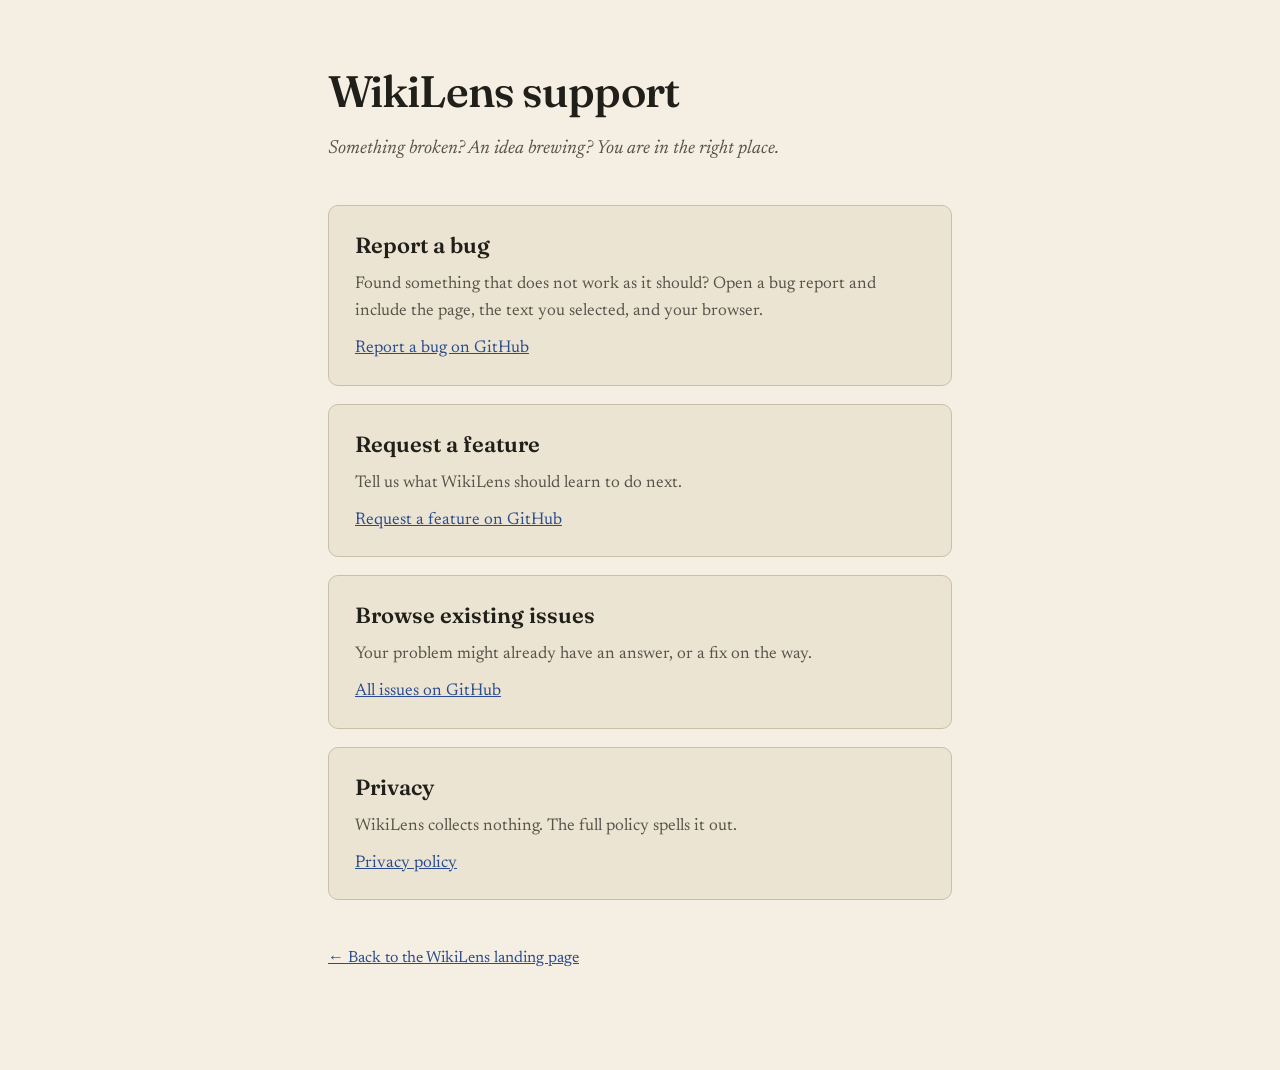
<file: docs/support/index.html>
<!DOCTYPE html>
<html lang="en">
<head>
<meta charset="utf-8" />
<meta name="viewport" content="width=device-width, initial-scale=1" />
<title>WikiLens support</title>
<meta name="description" content="Get help with WikiLens: report a bug, request a feature, or read the privacy policy." />
<link rel="icon" href="../icon128.png" />
<link rel="preconnect" href="https://fonts.googleapis.com" />
<link rel="preconnect" href="https://fonts.gstatic.com" crossorigin />
<link href="https://fonts.googleapis.com/css2?family=Fraunces:opsz,wght@9..144,300..900&family=Newsreader:ital,opsz,wght@0,6..72,300..700;1,6..72,300..700&display=swap" rel="stylesheet" />
<style>
  :root {
    --paper: #f5efe3;
    --paper-deep: #ece4d2;
    --ink: #211f1a;
    --ink-soft: #57534a;
    --rule: #c9bfa8;
    --accent: #2a4b8d;
  }
  * { box-sizing: border-box; }
  body {
    margin: 0;
    background: var(--paper);
    color: var(--ink);
    font-family: "Newsreader", Georgia, serif;
    font-size: 19px;
    line-height: 1.6;
    -webkit-font-smoothing: antialiased;
  }
  .sheet {
    max-width: 680px;
    margin: 0 auto;
    padding: 56px 28px 96px;
  }
  h1 {
    font-family: "Fraunces", serif;
    font-size: 44px;
    font-weight: 560;
    letter-spacing: -0.02em;
    margin: 0 0 8px;
  }
  .tag {
    font-style: italic;
    color: var(--ink-soft);
    margin: 0 0 40px;
  }
  .card {
    background: var(--paper-deep);
    border: 1px solid var(--rule);
    border-radius: 10px;
    padding: 22px 26px;
    margin-bottom: 18px;
  }
  .card h2 {
    font-family: "Fraunces", serif;
    font-size: 22px;
    font-weight: 600;
    margin: 0 0 8px;
  }
  .card p { margin: 0 0 10px; color: var(--ink-soft); font-size: 17px; }
  .card p:last-child { margin-bottom: 0; }
  a { color: var(--accent); }
  .back {
    display: inline-block;
    margin-top: 28px;
    font-size: 16px;
  }
</style>
</head>
<body>
<div class="sheet">
  <h1>WikiLens support</h1>
  <p class="tag">Something broken? An idea brewing? You are in the right place.</p>

  <div class="card">
    <h2>Report a bug</h2>
    <p>Found something that does not work as it should? Open a bug report
      and include the page, the text you selected, and your browser.</p>
    <p><a href="https://github.com/Ville-Mattila/wikilens/issues/new?template=bug_report.md">Report
      a bug on GitHub</a></p>
  </div>

  <div class="card">
    <h2>Request a feature</h2>
    <p>Tell us what WikiLens should learn to do next.</p>
    <p><a href="https://github.com/Ville-Mattila/wikilens/issues/new?template=feature_request.md">Request
      a feature on GitHub</a></p>
  </div>

  <div class="card">
    <h2>Browse existing issues</h2>
    <p>Your problem might already have an answer, or a fix on the way.</p>
    <p><a href="https://github.com/Ville-Mattila/wikilens/issues">All issues
      on GitHub</a></p>
  </div>

  <div class="card">
    <h2>Privacy</h2>
    <p>WikiLens collects nothing. The full policy spells it out.</p>
    <p><a href="https://github.com/Ville-Mattila/wikilens/blob/main/PRIVACY.md">Privacy
      policy</a></p>
  </div>

  <a class="back" href="../">&larr; Back to the WikiLens landing page</a>
</div>
</body>
</html>
</file>
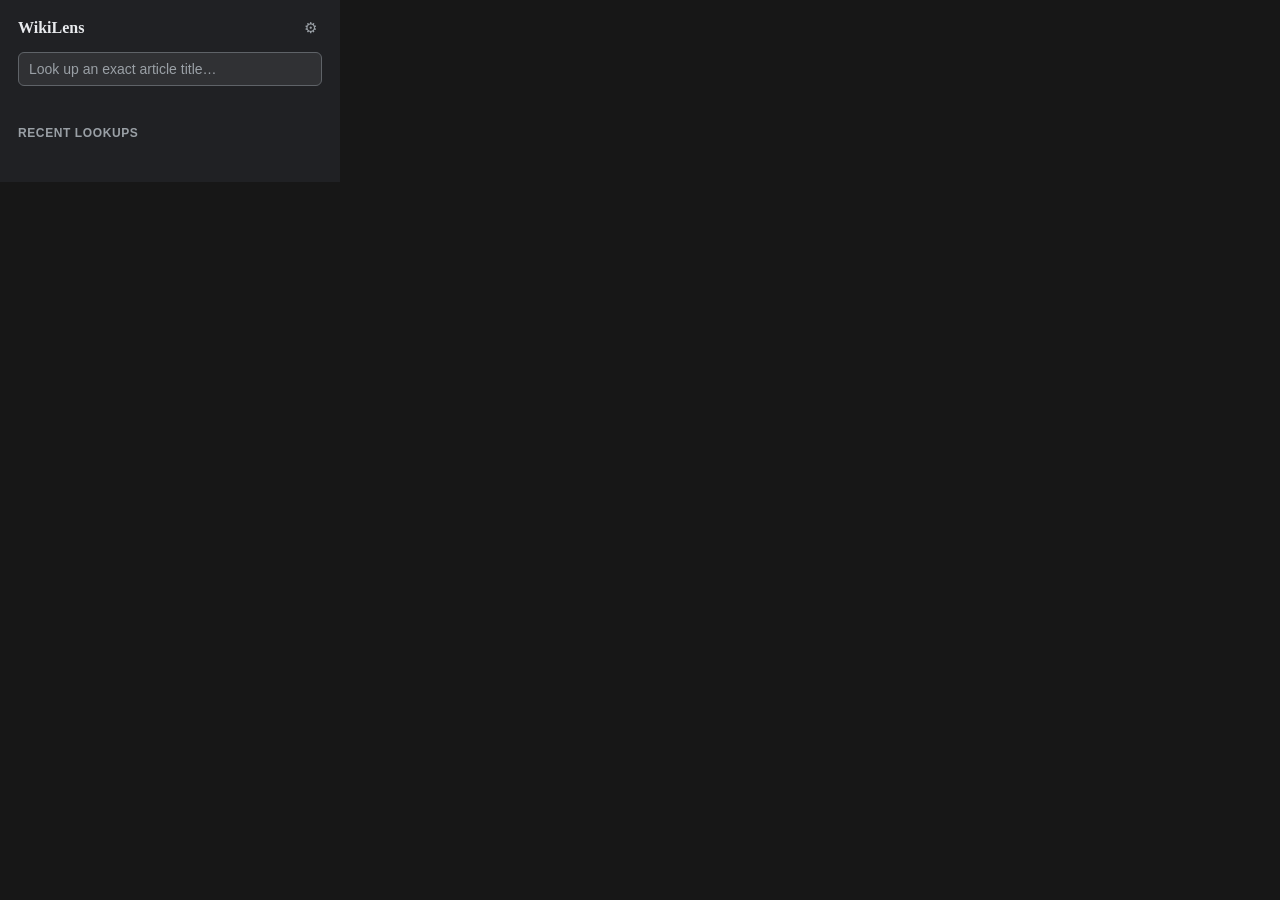
<file: action.html>
<!DOCTYPE html>
<html>
<head>
  <meta charset="utf-8" />
  <title>WikiLens</title>
  <style>
    :root {
      color-scheme: dark;
    }
    body {
      font-family: -apple-system, BlinkMacSystemFont, "Segoe UI", Roboto, sans-serif;
      margin: 0;
      width: 340px;
      background: #171717;
      color: #e8eaed;
    }
    .container {
      box-sizing: border-box;
      padding: 16px 18px 18px;
      background: #202124;
    }
    header {
      display: flex;
      align-items: center;
      justify-content: space-between;
      margin-bottom: 12px;
    }
    h1 {
      font-size: 16px;
      margin: 0;
      font-family: Georgia, "Times New Roman", serif;
    }
    .gear {
      display: flex;
      align-items: center;
      justify-content: center;
      width: 24px;
      height: 24px;
      border-radius: 6px;
      background: none;
      border: none;
      color: #9aa0a6;
      cursor: pointer;
      font-size: 15px;
      padding: 0;
    }
    .gear:hover {
      background: #303134;
      color: #e8eaed;
    }
    input[type="text"] {
      width: 100%;
      box-sizing: border-box;
      padding: 8px 10px;
      font-size: 14px;
      border-radius: 6px;
      border: 1px solid #5f6368;
      background: #303134;
      color: #e8eaed;
    }
    input[type="text"]::placeholder {
      color: #9aa0a6;
    }
    .status {
      font-size: 12px;
      color: #9aa0a6;
      margin: 8px 2px 0;
      min-height: 14px;
    }
    .label {
      display: block;
      font-size: 12px;
      font-weight: 600;
      text-transform: uppercase;
      letter-spacing: 0.05em;
      color: #9aa0a6;
      margin: 18px 0 8px;
    }
    .row {
      display: flex;
      align-items: center;
      gap: 10px;
      padding: 6px 4px;
      border-radius: 6px;
      cursor: pointer;
      /* button reset: rows are real buttons for keyboard accessibility */
      width: 100%;
      border: none;
      background: none;
      font: inherit;
      color: inherit;
      text-align: left;
    }
    .row:hover,
    .row:focus-visible {
      background: #303134;
      outline: none;
    }
    .row .thumb {
      flex: none;
      width: 40px;
      height: 40px;
      border-radius: 6px;
      object-fit: cover;
      background: #303134;
    }
    .row .title {
      font-size: 13px;
      line-height: 1.3;
      overflow: hidden;
      text-overflow: ellipsis;
      white-space: nowrap;
    }
    .hint {
      font-size: 12px;
      line-height: 1.4;
      color: #9aa0a6;
      margin: 4px 2px 0;
    }
    .footer {
      font-size: 12px;
      line-height: 1.4;
      color: #9aa0a6;
      text-align: center;
      margin: 16px 2px 0;
    }
    #results,
    #recents {
      display: flex;
      flex-direction: column;
    }
  </style>
</head>
<body>
  <div class="container">
    <header>
      <h1>WikiLens</h1>
      <button class="gear" id="settingsBtn" title="Settings" aria-label="Settings">⚙</button>
    </header>

    <input type="text" id="searchInput" placeholder="Look up an exact article title…" />
    <p class="status" id="status"></p>

    <div id="results"></div>

    <span class="label">Recent lookups</span>
    <div id="recents"></div>

    <p class="footer" id="footer"></p>
  </div>

  <script src="action.js"></script>
</body>
</html>
</file>
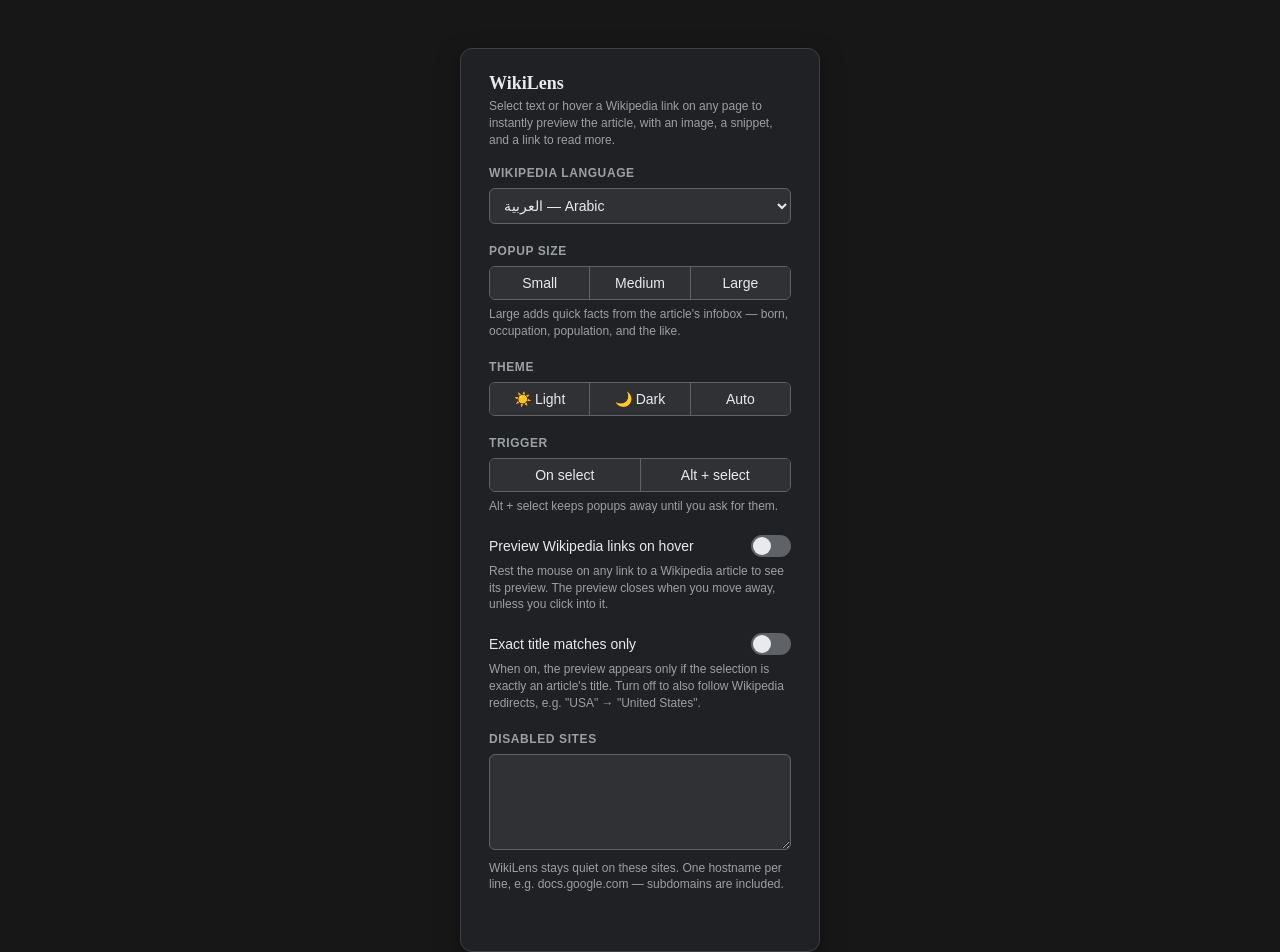
<file: options.html>
<!DOCTYPE html>
<html>
<head>
  <meta charset="utf-8" />
  <title>WikiLens Settings</title>
  <style>
    :root {
      color-scheme: light dark;
    }
    body {
      font-family: -apple-system, BlinkMacSystemFont, "Segoe UI", Roboto, sans-serif;
      margin: 0;
      min-height: 100vh;
      display: flex;
      justify-content: center;
      align-items: flex-start;
      background: #171717;
      color: #e8eaed;
    }
    .container {
      width: 360px;
      box-sizing: border-box;
      margin-top: 48px;
      padding: 24px 28px 20px;
      background: #202124;
      border: 1px solid #3c4043;
      border-radius: 12px;
      box-shadow: 0 8px 24px rgba(0, 0, 0, 0.35);
    }
    header {
      margin-bottom: 18px;
    }
    h1 {
      font-size: 18px;
      margin: 0;
      font-family: Georgia, "Times New Roman", serif;
    }
    .tagline {
      font-size: 12px;
      line-height: 1.4;
      color: #9aa0a6;
      margin: 4px 0 0;
    }
    .field {
      margin-bottom: 20px;
    }
    .field > label,
    .field > .label {
      display: block;
      font-size: 12px;
      font-weight: 600;
      text-transform: uppercase;
      letter-spacing: 0.05em;
      color: #9aa0a6;
      margin-bottom: 8px;
    }
    select {
      width: 100%;
      padding: 8px 10px;
      font-size: 14px;
      border-radius: 6px;
      border: 1px solid #5f6368;
      background: #303134;
      color: #e8eaed;
    }
    textarea {
      width: 100%;
      box-sizing: border-box;
      padding: 8px 10px;
      font-family: ui-monospace, SFMono-Regular, Menlo, Consolas, monospace;
      font-size: 13px;
      line-height: 1.5;
      border-radius: 6px;
      border: 1px solid #5f6368;
      background: #303134;
      color: #e8eaed;
      resize: vertical;
    }
    .segmented {
      display: flex;
      border: 1px solid #5f6368;
      border-radius: 6px;
      overflow: hidden;
    }
    .segmented label {
      flex: 1;
      text-align: center;
      padding: 8px 0;
      font-size: 14px;
      cursor: pointer;
      background: #303134;
      user-select: none;
    }
    .segmented label + label {
      border-left: 1px solid #5f6368;
    }
    .segmented input {
      display: none;
    }
    .segmented input:checked + span {
      font-weight: 700;
    }
    .segmented label:has(input:checked) {
      background: #8ab4f8;
      color: #202124;
    }
    .toggle-row {
      display: flex;
      align-items: center;
      justify-content: space-between;
      gap: 12px;
    }
    .toggle-row .title {
      font-size: 14px;
    }
    .hint {
      font-size: 12px;
      line-height: 1.4;
      color: #9aa0a6;
      margin: 6px 0 0;
    }
    .switch {
      position: relative;
      flex: none;
      width: 40px;
      height: 22px;
    }
    .switch input {
      display: none;
    }
    .switch .track {
      position: absolute;
      inset: 0;
      border-radius: 11px;
      background: #5f6368;
      transition: background 0.15s;
      cursor: pointer;
    }
    .switch .track::after {
      content: "";
      position: absolute;
      top: 2px;
      left: 2px;
      width: 18px;
      height: 18px;
      border-radius: 50%;
      background: #e8eaed;
      transition: transform 0.15s;
    }
    .switch input:checked + .track {
      background: #8ab4f8;
    }
    .switch input:checked + .track::after {
      transform: translateX(18px);
      background: #202124;
    }
    #status {
      font-size: 12px;
      color: #81c995;
      opacity: 0;
      transition: opacity 0.2s;
    }
    #status.visible {
      opacity: 1;
    }
  </style>
</head>
<body>
  <div class="container">
  <header>
    <h1>WikiLens</h1>
    <p class="tagline">
      Select text or hover a Wikipedia link on any page to instantly preview
      the article, with an image, a snippet, and a link to read more.
    </p>
  </header>

  <div class="field">
    <label for="language">Wikipedia language</label>
    <select id="language"></select>
  </div>

  <div class="field">
    <span class="label">Popup size</span>
    <div class="segmented" id="size">
      <label><input type="radio" name="size" value="small" /><span>Small</span></label>
      <label><input type="radio" name="size" value="medium" /><span>Medium</span></label>
      <label><input type="radio" name="size" value="large" /><span>Large</span></label>
    </div>
    <p class="hint">
      Large adds quick facts from the article's infobox — born, occupation,
      population, and the like.
    </p>
  </div>

  <div class="field">
    <span class="label">Theme</span>
    <div class="segmented" id="theme">
      <label><input type="radio" name="theme" value="light" /><span>☀️ Light</span></label>
      <label><input type="radio" name="theme" value="dark" /><span>🌙 Dark</span></label>
      <label><input type="radio" name="theme" value="auto" /><span>Auto</span></label>
    </div>
  </div>

  <div class="field">
    <span class="label">Trigger</span>
    <div class="segmented" id="trigger">
      <label><input type="radio" name="trigger" value="select" /><span>On select</span></label>
      <label><input type="radio" name="trigger" value="alt" /><span>Alt + select</span></label>
    </div>
    <p class="hint">
      Alt + select keeps popups away until you ask for them.
    </p>
  </div>

  <div class="field">
    <div class="toggle-row">
      <span class="title">Preview Wikipedia links on hover</span>
      <label class="switch">
        <input type="checkbox" id="hoverLinks" />
        <span class="track"></span>
      </label>
    </div>
    <p class="hint">
      Rest the mouse on any link to a Wikipedia article to see its preview.
      The preview closes when you move away, unless you click into it.
    </p>
  </div>

  <div class="field">
    <div class="toggle-row">
      <span class="title">Exact title matches only</span>
      <label class="switch">
        <input type="checkbox" id="exactMatch" />
        <span class="track"></span>
      </label>
    </div>
    <p class="hint">
      When on, the preview appears only if the selection is exactly an
      article's title. Turn off to also follow Wikipedia redirects, e.g.
      "USA" → "United States".
    </p>
  </div>

  <div class="field">
    <label for="disabledSites">Disabled sites</label>
    <textarea id="disabledSites" rows="4" spellcheck="false"></textarea>
    <p class="hint">
      WikiLens stays quiet on these sites. One hostname per line, e.g.
      docs.google.com — subdomains are included.
    </p>
  </div>

  <span id="status">Saved ✓</span>
  </div>

  <script src="options.js"></script>
</body>
</html>
</file>
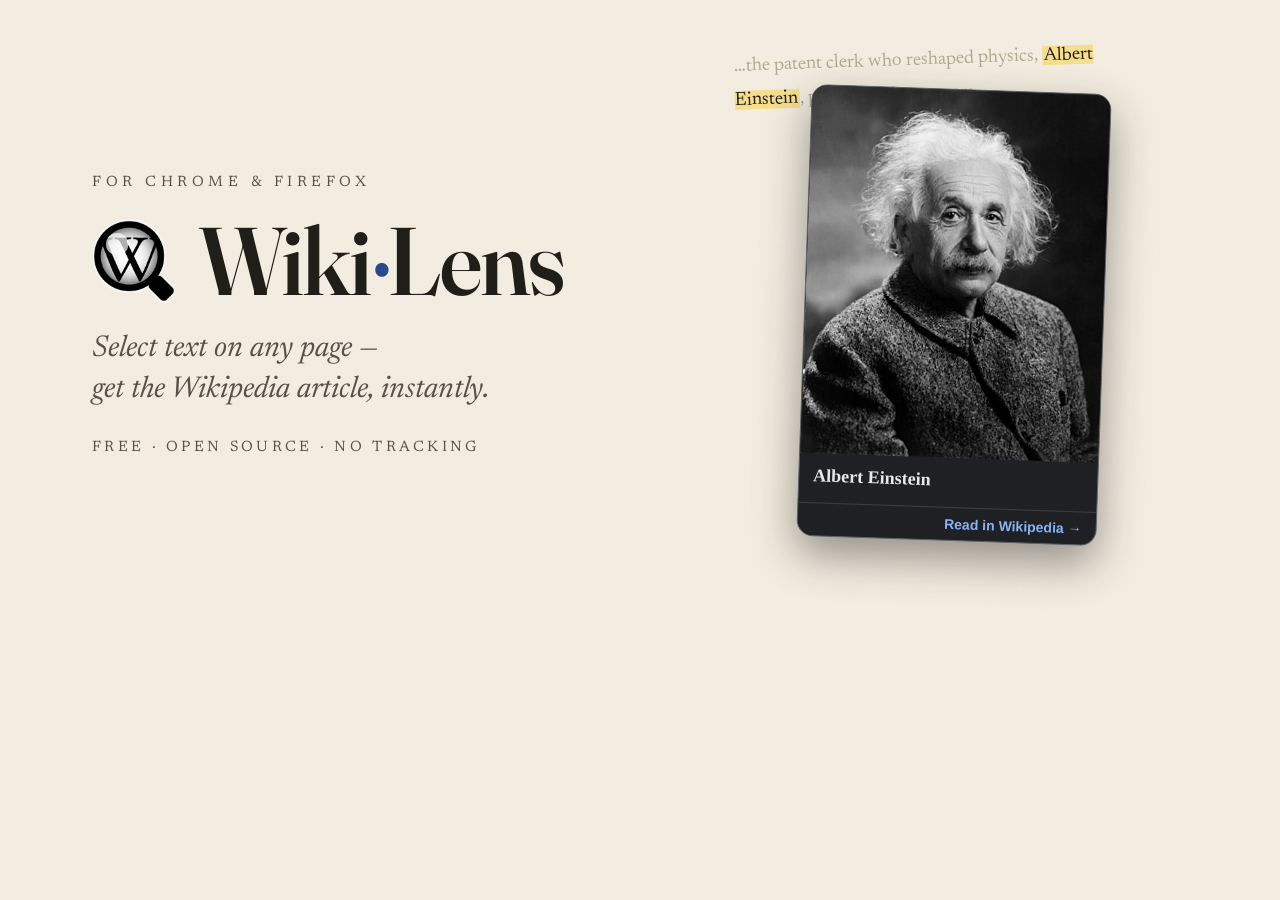
<file: store-assets/og.html>
<!DOCTYPE html>
<html><head>
<meta charset="utf-8" />
<link href="https://fonts.googleapis.com/css2?family=Fraunces:opsz,wght@9..144,300..900&family=Newsreader:ital,opsz,wght@0,6..72,300..700;1,6..72,300..700&display=swap" rel="stylesheet" />
<link rel="stylesheet" href="shared.css" />
<style>
  .frame {
    width: 1200px;
    height: 630px;
    display: flex;
    align-items: center;
    justify-content: space-between;
    padding: 0 96px 0 92px;
    position: relative;
    overflow: hidden;
  }
  .copy { position: relative; z-index: 2; max-width: 620px; }
  .kick {
    font-size: 15px;
    letter-spacing: 0.3em;
    text-transform: uppercase;
    color: var(--ink-soft);
    margin-bottom: 22px;
  }
  .lockup { display: flex; align-items: center; gap: 22px; }
  .lockup img { width: 84px; height: 84px; }
  h1 { font-size: 96px; }
  h1 .dot { color: var(--accent); }
  .tag {
    margin-top: 20px;
    font-size: 30px;
    font-style: italic;
    color: var(--ink-soft);
    line-height: 1.35;
  }
  .meta {
    margin-top: 30px;
    font-size: 15px;
    letter-spacing: 0.22em;
    text-transform: uppercase;
    color: var(--ink-soft);
  }
  .stage { position: relative; z-index: 1; flex: none; }
  .stage .wl-card { transform: rotate(2deg); width: 300px; }
  .stage .wl-card .x { display: none; } /* keep the decorative card short */
  .ghostline {
    position: absolute;
    left: -70px;
    top: -46px;
    width: 400px;
    font-size: 19px;
    line-height: 1.8;
    color: #b4ab93;
    transform: rotate(-2deg);
  }
</style>
</head><body>
<div class="grain"></div>
<div class="frame">
  <div class="copy">
    <div class="kick">For Chrome &amp; Firefox</div>
    <div class="lockup">
      <img src="../icons/icon128.png" alt="" />
      <h1 class="display">Wiki<span class="dot">·</span>Lens</h1>
    </div>
    <div class="tag">Select text on any page —<br>get the Wikipedia article, instantly.</div>
    <div class="meta">Free · Open source · No tracking</div>
  </div>
  <div class="stage">
    <div class="ghostline">…the patent clerk who reshaped
      physics, <mark>Albert Einstein</mark>, published four papers…</div>
    <div class="wl-card dark">
      <img class="thumb" src="einstein.jpg" alt="" />
      <div class="b">
        <div class="t">Albert Einstein</div>
        <div class="x">Albert Einstein was a German-born theoretical physicist
          best known for developing the theory of relativity…</div>
      </div>
      <div class="f">Read in Wikipedia →</div>
    </div>
  </div>
</div>
</body></html>
</file>
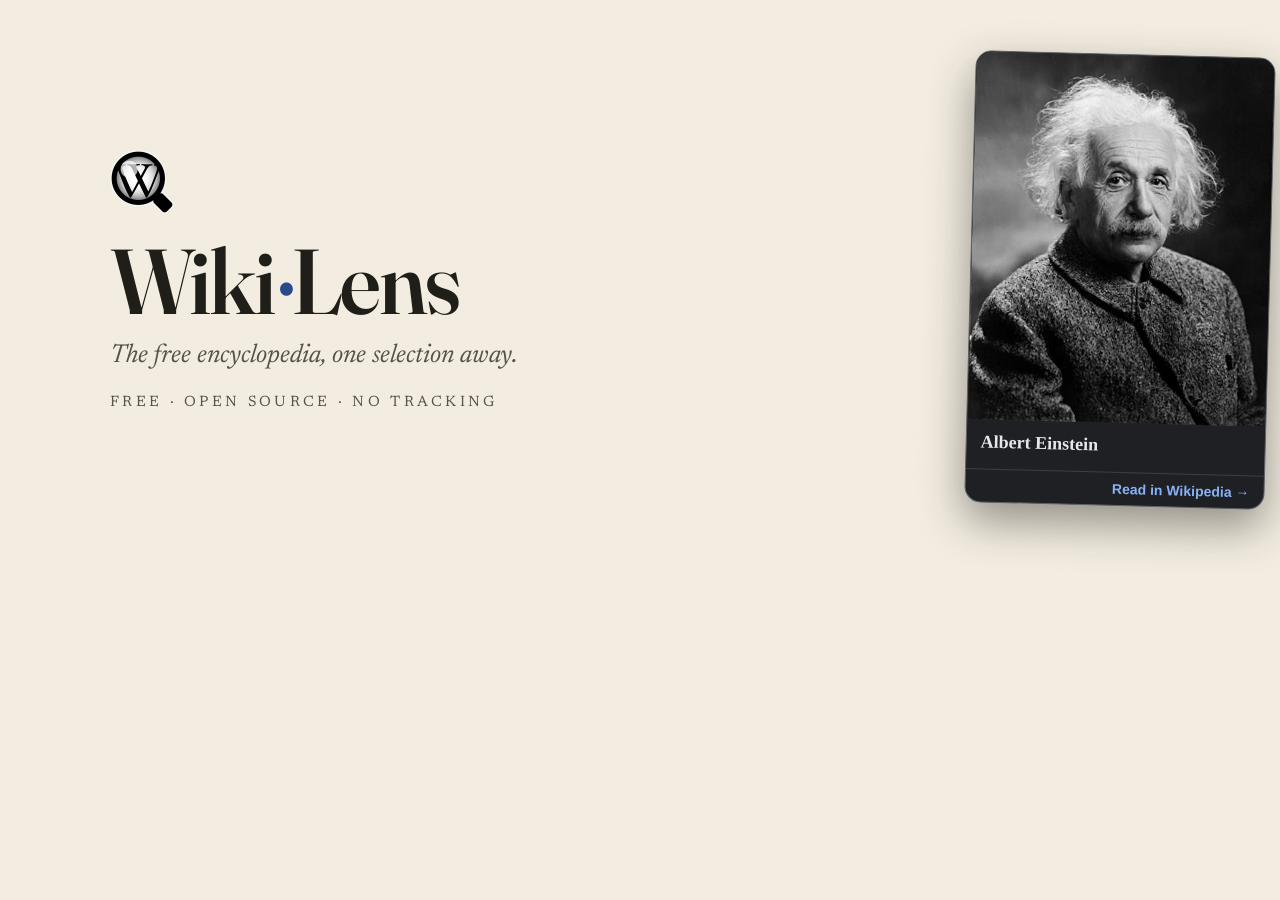
<file: store-assets/promo-marquee.html>
<!DOCTYPE html>
<html><head>
<meta charset="utf-8" />
<link href="https://fonts.googleapis.com/css2?family=Fraunces:opsz,wght@9..144,300..900&family=Newsreader:ital,opsz,wght@0,6..72,300..700;1,6..72,300..700&display=swap" rel="stylesheet" />
<link rel="stylesheet" href="shared.css" />
<style>
  .frame {
    width: 1400px;
    height: 560px;
    display: flex;
    align-items: center;
    justify-content: space-between;
    padding: 0 130px 0 110px;
    position: relative;
  }
  .copy { position: relative; z-index: 2; }
  .rules { display: flex; align-items: center; gap: 16px; width: 120px; margin-bottom: 20px; }
  .rules img { width: 64px; height: 64px; }
  h1 { font-size: 92px; }
  h1 .dot { color: var(--accent); }
  .tag {
    margin-top: 16px;
    font-size: 26px;
    font-style: italic;
    color: var(--ink-soft);
  }
  .meta {
    margin-top: 26px;
    font-size: 15px;
    letter-spacing: 0.22em;
    text-transform: uppercase;
    color: var(--ink-soft);
  }
  .stage { position: relative; z-index: 1; }
  .ghost {
    position: absolute;
    right: -60px;
    top: -140px;
    width: 520px;
    font-size: 21px;
    line-height: 1.8;
    color: #b4ab93;
    transform: rotate(-2deg);
    z-index: 0;
  }
  .stage .wl-card { transform: rotate(1.5deg); width: 300px; }
  .stage .wl-card .x { display: none; } /* keep the decorative card short */
</style>
</head><body>
<div class="grain"></div>
<div class="frame">
  <div class="copy">
    <div class="rules"><img src="../icons/icon128.png" alt="" /></div>
    <h1 class="display">Wiki<span class="dot">·</span>Lens</h1>
    <div class="tag">The free encyclopedia, one selection away.</div>
    <div class="meta">Free · Open source · No tracking</div>
  </div>
  <div class="ghost">…while employed as a clerk at the Swiss patent office in
    Bern, <mark>Albert Einstein</mark> published four papers that would
    reshape physics entirely…</div>
  <div class="stage">
    <div class="wl-card dark">
      <img class="thumb" src="einstein.jpg" alt="" />
      <div class="b">
        <div class="t">Albert Einstein</div>
        <div class="x">Albert Einstein was a German-born theoretical physicist
          best known for developing the theory of relativity. His mass–energy
          equivalence formula E&nbsp;=&nbsp;mc² has been called "the world's
          most famous equation"…</div>
      </div>
      <div class="f">Read in Wikipedia →</div>
    </div>
  </div>
</div>
</body></html>
</file>
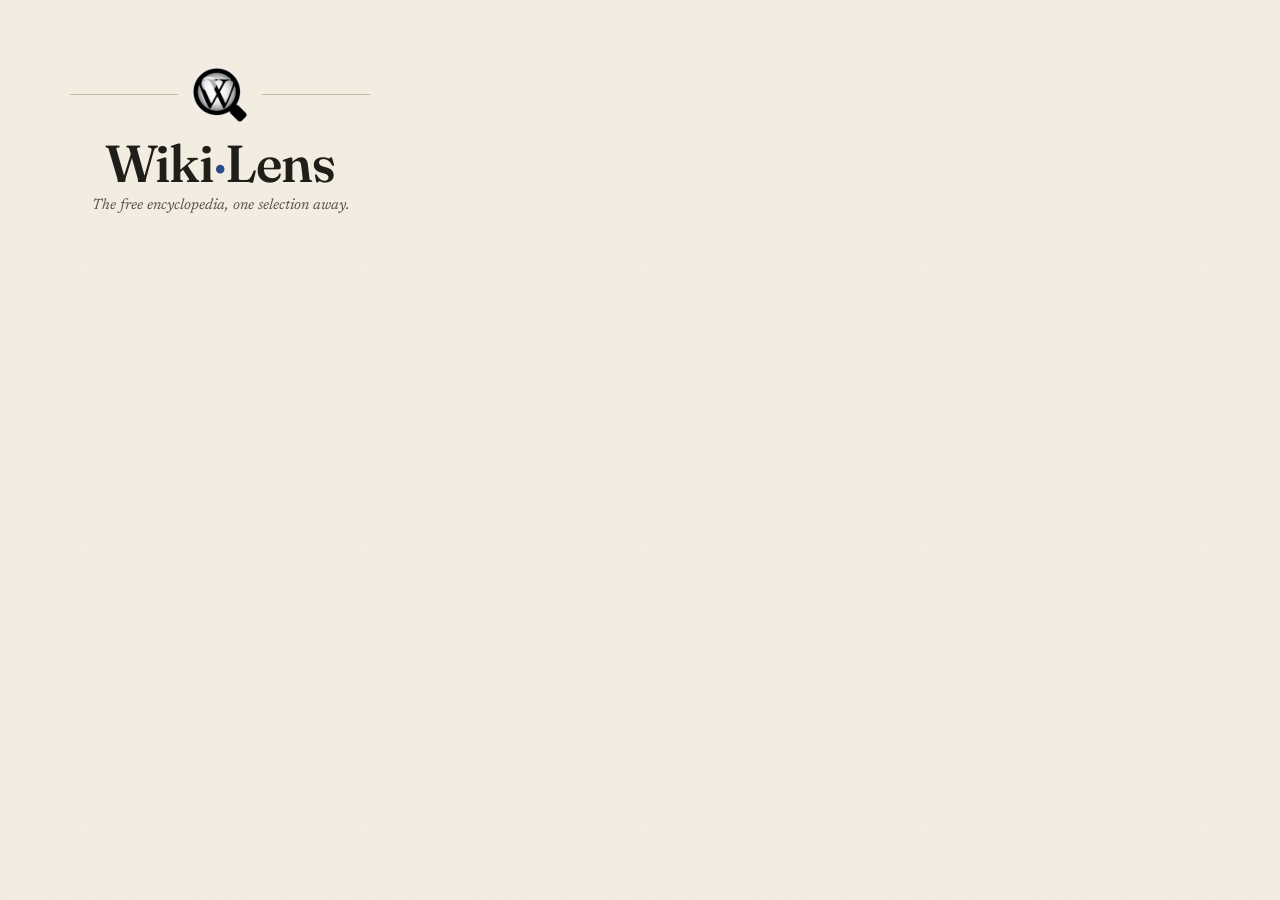
<file: store-assets/promo-small.html>
<!DOCTYPE html>
<html><head>
<meta charset="utf-8" />
<link href="https://fonts.googleapis.com/css2?family=Fraunces:opsz,wght@9..144,300..900&family=Newsreader:ital,opsz,wght@0,6..72,300..700;1,6..72,300..700&display=swap" rel="stylesheet" />
<link rel="stylesheet" href="shared.css" />
<style>
  .frame {
    width: 440px;
    height: 280px;
    display: flex;
    flex-direction: column;
    align-items: center;
    justify-content: center;
    text-align: center;
    position: relative;
  }
  .rules {
    display: flex;
    align-items: center;
    gap: 14px;
    width: 300px;
    margin-bottom: 14px;
  }
  .rules::before, .rules::after {
    content: "";
    flex: 1;
    border-top: 1px solid var(--rule);
    box-shadow: 0 3px 0 -2px var(--rule);
  }
  .rules img { width: 56px; height: 56px; }
  h1 { font-size: 52px; }
  h1 .dot { color: var(--accent); }
  .tag {
    margin-top: 8px;
    font-size: 15px;
    font-style: italic;
    color: var(--ink-soft);
  }
</style>
</head><body>
<div class="grain"></div>
<div class="frame">
  <div class="rules"><img src="../icons/icon128.png" alt="" /></div>
  <h1 class="display">Wiki<span class="dot">·</span>Lens</h1>
  <div class="tag">The free encyclopedia, one selection away.</div>
</div>
</body></html>
</file>
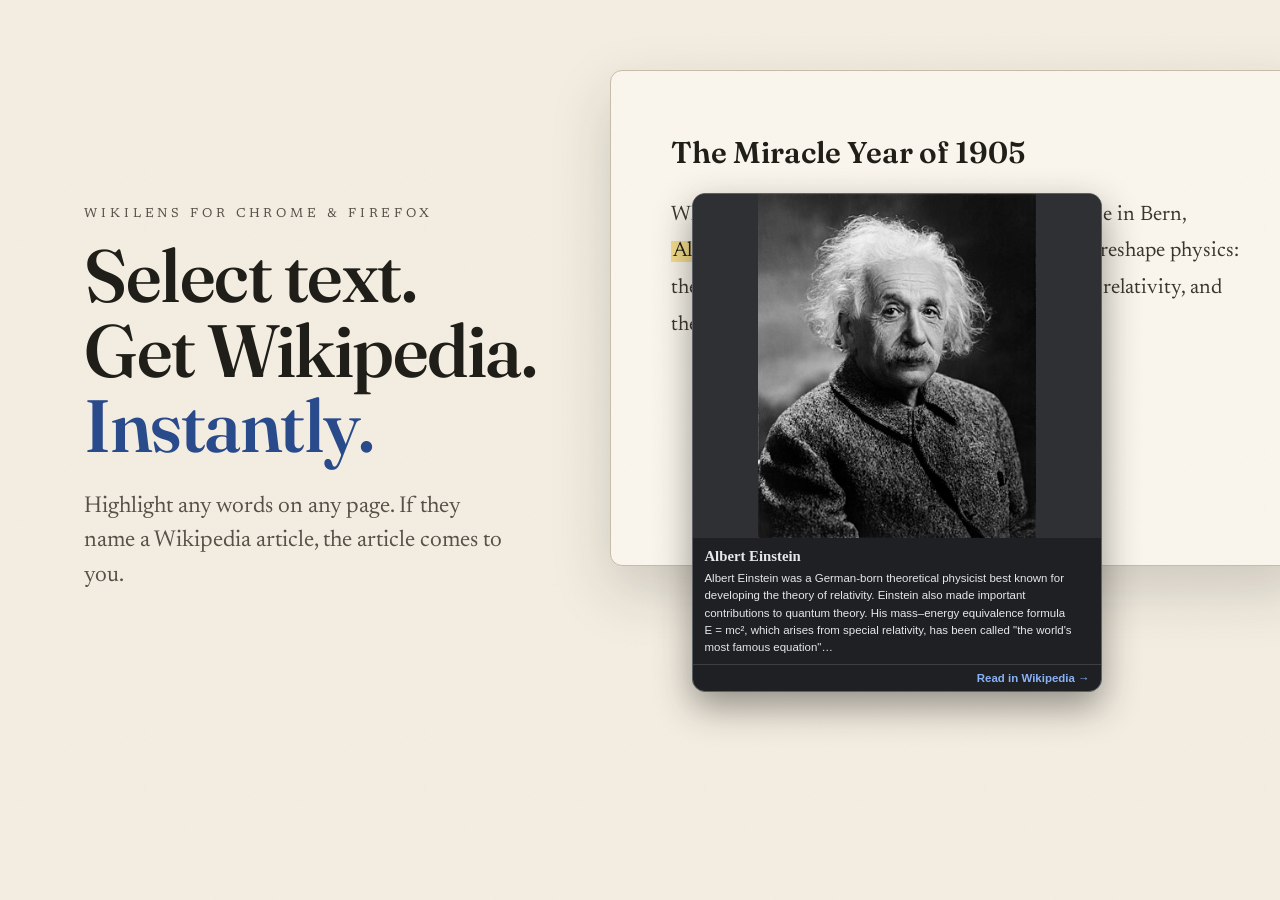
<file: store-assets/shot1.html>
<!DOCTYPE html>
<html><head>
<meta charset="utf-8" />
<link href="https://fonts.googleapis.com/css2?family=Fraunces:opsz,wght@9..144,300..900&family=Newsreader:ital,opsz,wght@0,6..72,300..700;1,6..72,300..700&display=swap" rel="stylesheet" />
<link rel="stylesheet" href="shared.css" />
<style>
  .frame {
    width: 1280px;
    height: 800px;
    position: relative;
    display: flex;
    align-items: center;
    padding: 0 0 0 84px;
  }
  .copy { width: 460px; position: relative; z-index: 2; }
  .copy h1 { font-size: 74px; margin: 18px 0 26px; }
  .copy p { font-size: 23px; line-height: 1.5; color: var(--ink-soft); max-width: 420px; }
  .stage {
    position: absolute;
    right: -30px;
    top: 70px;
    width: 700px;
    z-index: 1;
  }
  .page-sheet {
    background: #fbf7ee;
    border: 1px solid var(--rule);
    border-radius: 12px 0 0 12px;
    padding: 56px 64px 220px 60px;
    box-shadow: 0 24px 60px rgba(33, 31, 26, 0.18);
    font-size: 21px;
    line-height: 1.75;
    color: #3a372f;
  }
  .page-sheet h2 {
    font-family: "Fraunces", serif;
    font-size: 30px;
    font-weight: 600;
    margin-bottom: 18px;
    color: var(--ink);
  }
  .popup-wrap {
    position: absolute;
    left: 100px;
    top: 150px;
    z-index: 3;
    zoom: 0.82; /* the real card scaled to fit the frame, as on small viewports */
  }
</style>
</head><body>
<div class="grain"></div>
<div class="frame">
  <div class="copy">
    <div class="kicker">WikiLens for Chrome &amp; Firefox</div>
    <h1 class="display">Select text.<br>Get Wikipedia.<br><span class="accent">Instantly.</span></h1>
    <p>Highlight any words on any page. If they name a Wikipedia article, the
      article comes to you.</p>
  </div>
  <div class="stage">
    <div class="page-sheet">
      <h2>The Miracle Year of 1905</h2>
      <p>While employed as a clerk at the Swiss patent office in Bern,
      <mark>Albert Einstein</mark> published four papers that would
      reshape physics: the photoelectric effect, Brownian motion, special
      relativity, and the equivalence of mass and energy…</p>
    </div>
    <div class="popup-wrap">
      <div class="wl-card dark">
        <img class="thumb" src="einstein.jpg" alt="" />
        <div class="b">
          <div class="t">Albert Einstein</div>
          <div class="x">Albert Einstein was a German-born theoretical
            physicist best known for developing the theory of relativity.
            Einstein also made important contributions to quantum theory. His
            mass–energy equivalence formula E&nbsp;=&nbsp;mc², which arises
            from special relativity, has been called "the world's most famous
            equation"…</div>
        </div>
        <div class="f">Read in Wikipedia →</div>
      </div>
    </div>
  </div>
</div>
</body></html>
</file>
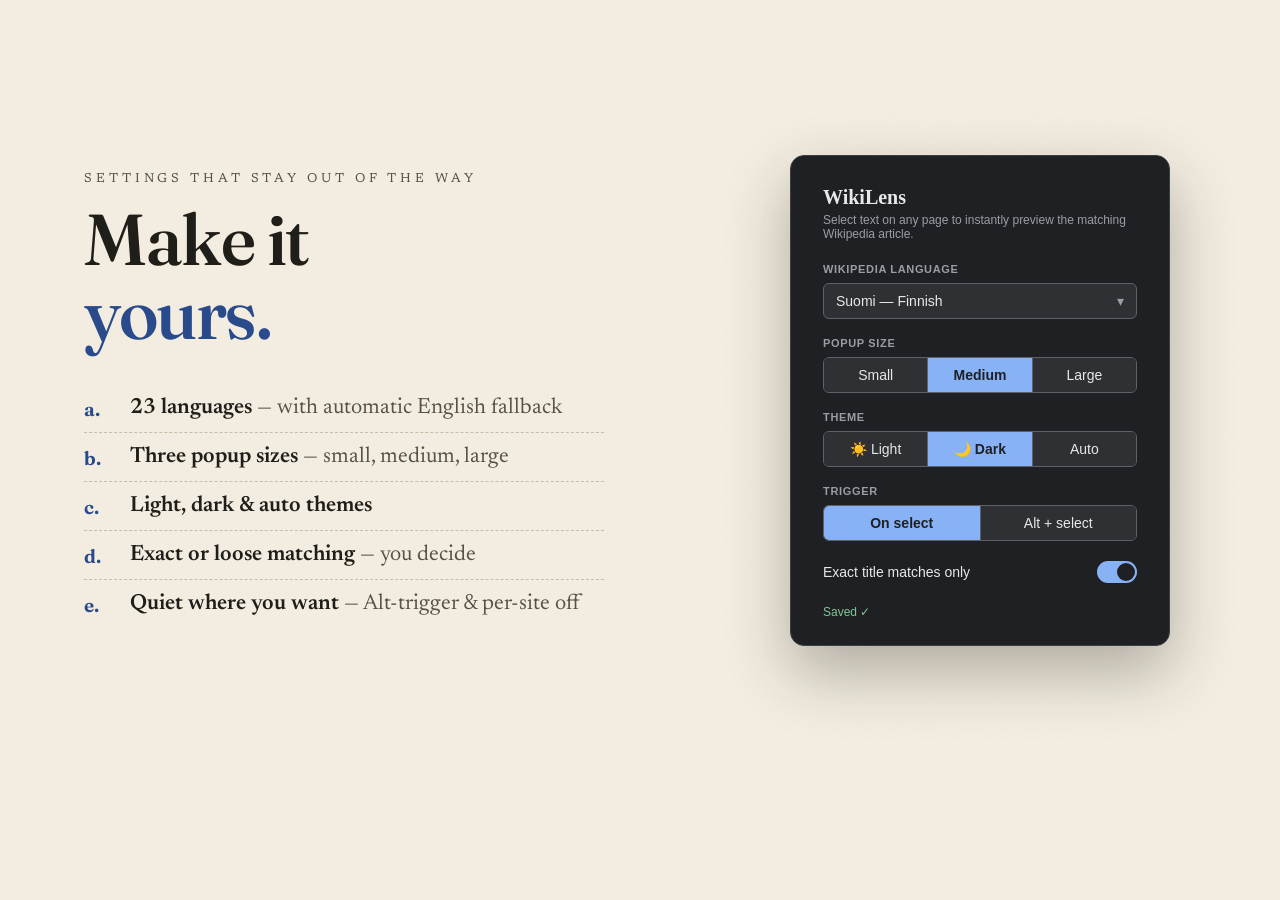
<file: store-assets/shot2.html>
<!DOCTYPE html>
<html><head>
<meta charset="utf-8" />
<link href="https://fonts.googleapis.com/css2?family=Fraunces:opsz,wght@9..144,300..900&family=Newsreader:ital,opsz,wght@0,6..72,300..700;1,6..72,300..700&display=swap" rel="stylesheet" />
<link rel="stylesheet" href="shared.css" />
<style>
  .frame {
    width: 1280px;
    height: 800px;
    display: flex;
    align-items: center;
    justify-content: space-between;
    padding: 0 110px 0 84px;
  }
  .copy { width: 520px; }
  .copy h1 { font-size: 72px; margin: 18px 0 34px; }
  .feat { list-style: none; padding: 0; }
  .feat li {
    font-size: 22px;
    padding: 13px 0 13px 46px;
    position: relative;
    border-bottom: 1px dashed var(--rule);
    color: var(--ink-soft);
  }
  .feat li:last-child { border-bottom: 0; }
  .feat li::before {
    content: attr(data-fig);
    position: absolute;
    left: 0;
    font-family: "Fraunces", serif;
    font-weight: 640;
    color: var(--accent);
    font-size: 19px;
  }
  .feat b { color: var(--ink); font-weight: 600; }

  /* settings card replica */
  .settings {
    width: 380px;
    background: #202124;
    color: #e8eaed;
    border: 1px solid #3c4043;
    border-radius: 14px;
    padding: 30px 32px 26px;
    font-family: -apple-system, BlinkMacSystemFont, "Segoe UI", Roboto, sans-serif;
    box-shadow: 0 26px 64px rgba(33, 31, 26, 0.32);
  }
  .settings h2 {
    font-family: Georgia, serif;
    font-size: 20px;
    margin-bottom: 4px;
  }
  .settings .tag { font-size: 12px; color: #9aa0a6; margin-bottom: 22px; }
  .settings .lbl {
    font-size: 11px;
    font-weight: 600;
    text-transform: uppercase;
    letter-spacing: 0.06em;
    color: #9aa0a6;
    margin: 18px 0 8px;
  }
  .sel {
    padding: 9px 12px;
    border-radius: 6px;
    border: 1px solid #5f6368;
    background: #303134;
    font-size: 14px;
    display: flex;
    justify-content: space-between;
  }
  .sel span:last-child { color: #9aa0a6; }
  .seg { display: flex; border: 1px solid #5f6368; border-radius: 6px; overflow: hidden; }
  .seg div { flex: 1; text-align: center; padding: 9px 0; font-size: 14px; background: #303134; }
  .seg div + div { border-left: 1px solid #5f6368; }
  .seg .on { background: #8ab4f8; color: #202124; font-weight: 700; }
  .togglerow { display: flex; justify-content: space-between; align-items: center; margin-top: 20px; }
  .togglerow .txt { font-size: 14px; }
  .switch { width: 40px; height: 22px; border-radius: 11px; background: #8ab4f8; position: relative; }
  .switch::after {
    content: ""; position: absolute; top: 2px; right: 2px;
    width: 18px; height: 18px; border-radius: 50%; background: #202124;
  }
  .saved { margin-top: 22px; font-size: 12px; color: #81c995; }
</style>
</head><body>
<div class="grain"></div>
<div class="frame">
  <div class="copy">
    <div class="kicker">Settings that stay out of the way</div>
    <h1 class="display">Make it<br><span class="accent">yours.</span></h1>
    <ul class="feat">
      <li data-fig="a."><b>23 languages</b> — with automatic English fallback</li>
      <li data-fig="b."><b>Three popup sizes</b> — small, medium, large</li>
      <li data-fig="c."><b>Light, dark &amp; auto themes</b></li>
      <li data-fig="d."><b>Exact or loose matching</b> — you decide</li>
      <li data-fig="e."><b>Quiet where you want</b> — Alt-trigger &amp; per-site off</li>
    </ul>
  </div>
  <div class="settings">
    <h2>WikiLens</h2>
    <div class="tag">Select text on any page to instantly preview the
      matching Wikipedia article.</div>
    <div class="lbl">Wikipedia language</div>
    <div class="sel"><span>Suomi — Finnish</span><span>▾</span></div>
    <div class="lbl">Popup size</div>
    <div class="seg"><div>Small</div><div class="on">Medium</div><div>Large</div></div>
    <div class="lbl">Theme</div>
    <div class="seg"><div>☀️ Light</div><div class="on">🌙 Dark</div><div>Auto</div></div>
    <div class="lbl">Trigger</div>
    <div class="seg"><div class="on">On select</div><div>Alt + select</div></div>
    <div class="togglerow">
      <span class="txt">Exact title matches only</span>
      <div class="switch"></div>
    </div>
    <div class="saved">Saved ✓</div>
  </div>
</div>
</body></html>
</file>
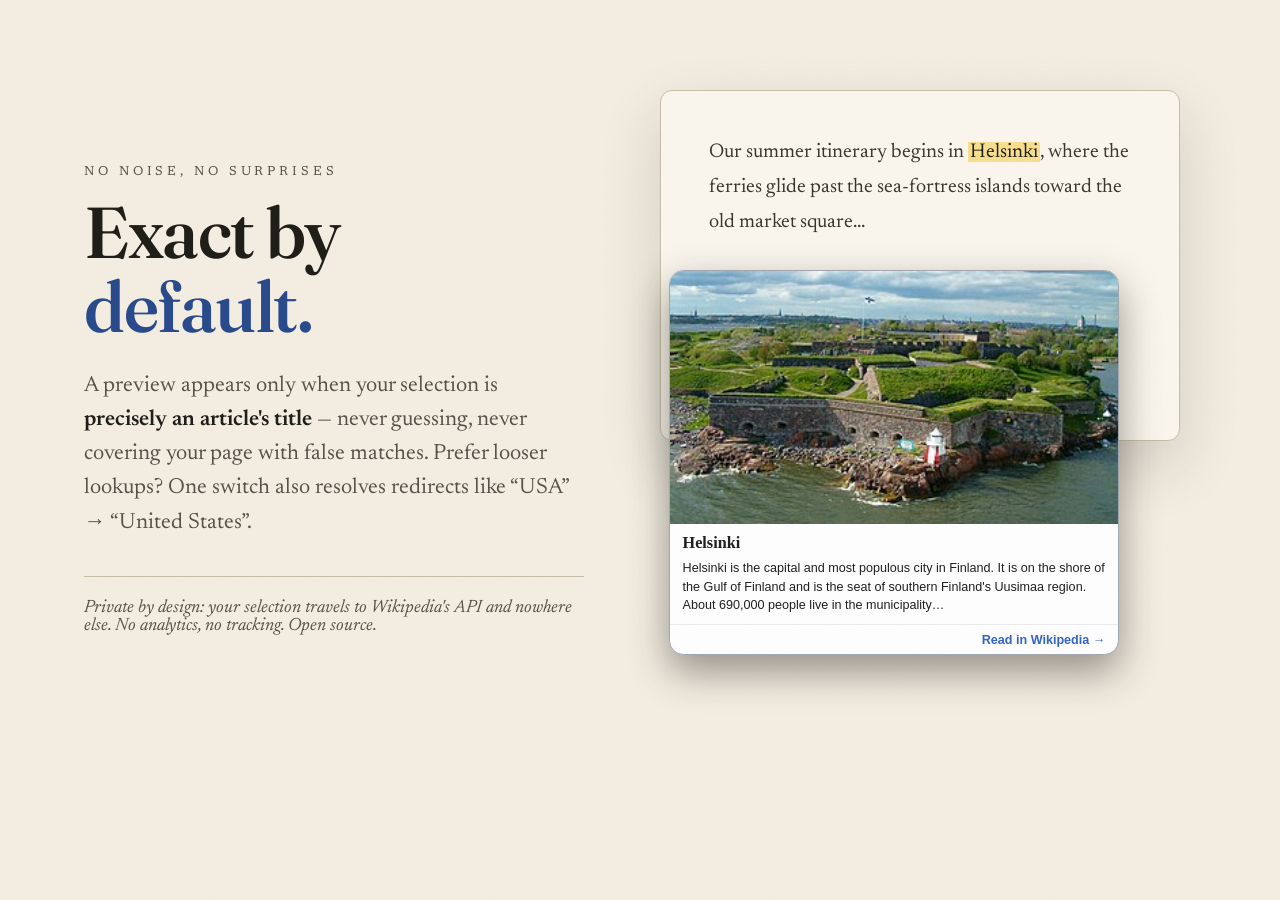
<file: store-assets/shot3.html>
<!DOCTYPE html>
<html><head>
<meta charset="utf-8" />
<link href="https://fonts.googleapis.com/css2?family=Fraunces:opsz,wght@9..144,300..900&family=Newsreader:ital,opsz,wght@0,6..72,300..700;1,6..72,300..700&display=swap" rel="stylesheet" />
<link rel="stylesheet" href="shared.css" />
<style>
  .frame {
    width: 1280px;
    height: 800px;
    display: flex;
    align-items: center;
    justify-content: space-between;
    padding: 0 100px 0 84px;
  }
  .copy { width: 500px; }
  .copy h1 { font-size: 72px; margin: 18px 0 26px; }
  .copy p { font-size: 22px; line-height: 1.55; color: var(--ink-soft); }
  .copy p b { color: var(--ink); font-weight: 600; }
  .privacy {
    margin-top: 36px;
    border-top: 1px solid var(--rule);
    padding-top: 22px;
    font-size: 18px;
    color: var(--ink-soft);
    font-style: italic;
  }
  .stage { position: relative; width: 520px; height: 620px; }
  .sheet2 {
    position: absolute;
    inset: 0 0 auto 0;
    background: #fbf7ee;
    border: 1px solid var(--rule);
    border-radius: 12px;
    padding: 44px 48px 200px;
    box-shadow: 0 24px 60px rgba(33, 31, 26, 0.16);
    font-size: 20px;
    line-height: 1.75;
    color: #3a372f;
  }
  .popup-wrap { position: absolute; left: 10px; top: 200px; zoom: 0.9; }
</style>
</head><body>
<div class="grain"></div>
<div class="frame">
  <div class="copy">
    <div class="kicker">No noise, no surprises</div>
    <h1 class="display">Exact by<br><span class="accent">default.</span></h1>
    <p>A preview appears only when your selection is <b>precisely an
      article's title</b> — never guessing, never covering your page with
      false matches. Prefer looser lookups? One switch also resolves
      redirects like “USA” → “United States”.</p>
    <div class="privacy">Private by design: your selection travels to
      Wikipedia's API and nowhere else. No analytics, no tracking.
      Open source.</div>
  </div>
  <div class="stage">
    <div class="sheet2">
      <p>Our summer itinerary begins in <mark>Helsinki</mark>, where the
      ferries glide past the sea-fortress islands toward the old market
      square…</p>
    </div>
    <div class="popup-wrap">
      <div class="wl-card light">
        <img class="thumb" src="helsinki.jpg" alt="" />
        <div class="b">
          <div class="t">Helsinki</div>
          <div class="x">Helsinki is the capital and most populous city in
            Finland. It is on the shore of the Gulf of Finland and is the
            seat of southern Finland's Uusimaa region. About 690,000 people
            live in the municipality…</div>
        </div>
        <div class="f">Read in Wikipedia →</div>
      </div>
    </div>
  </div>
</div>
</body></html>
</file>
<file: store-assets/shared.css>
/* Shared styles for WikiLens store assets */
:root {
  --paper: #f5efe3;
  --paper-deep: #ece4d2;
  --ink: #211f1a;
  --ink-soft: #57534a;
  --rule: #c9bfa8;
  --accent: #2a4b8d;
  --highlight: #f8e08e;
}
* { box-sizing: border-box; margin: 0; }
body {
  font-family: "Newsreader", Georgia, serif;
  background: var(--paper);
  color: var(--ink);
  overflow: hidden;
  -webkit-font-smoothing: antialiased;
}
.grain {
  position: fixed;
  inset: 0;
  pointer-events: none;
  opacity: 0.5;
  z-index: 5;
  background-image: url("data:image/svg+xml,%3Csvg xmlns='http://www.w3.org/2000/svg' width='140' height='140'%3E%3Cfilter id='n'%3E%3CfeTurbulence type='fractalNoise' baseFrequency='0.9' numOctaves='2'/%3E%3CfeColorMatrix values='0 0 0 0 0 0 0 0 0 0 0 0 0 0 0 0 0 0 0.035 0'/%3E%3C/filter%3E%3Crect width='140' height='140' filter='url(%23n)'/%3E%3C/svg%3E");
}
.display {
  font-family: "Fraunces", serif;
  font-optical-sizing: auto;
  font-weight: 560;
  letter-spacing: -0.02em;
  line-height: 1.02;
}
.kicker {
  font-size: 13px;
  letter-spacing: 0.3em;
  text-transform: uppercase;
  color: var(--ink-soft);
}
.accent { color: var(--accent); }
mark {
  background: var(--highlight);
  color: var(--ink);
  padding: 0 2px;
}

/* WikiLens popup card replicas — mirror the real extension card:
   500px wide, 16px corners, whole (uncropped) images, current type scale */
.wl-card {
  width: 500px;
  border-radius: 16px;
  overflow: hidden;
  font-family: -apple-system, BlinkMacSystemFont, "Segoe UI", Roboto, sans-serif;
  box-shadow: 0 18px 44px rgba(33, 31, 26, 0.45);
}
.wl-card.dark {
  background: #202124;
  color: #e8eaed;
  border: 1px solid #5f6368;
}
.wl-card.light {
  background: #ffffff;
  color: #202122;
  border: 1px solid #a2a9b1;
}
.wl-card img.thumb {
  display: block;
  width: 100%;
  height: auto;
  max-height: 420px;
  object-fit: contain;
  background: #303134;
}
.wl-card.light img.thumb { background: #eaecf0; }
.wl-card .b { padding: 12px 14px 10px; }
.wl-card .t {
  font-family: Georgia, serif;
  font-size: 18px;
  font-weight: 700;
  margin-bottom: 6px;
}
.wl-card .x { font-size: 14px; line-height: 1.5; }
.wl-card .f {
  padding: 8px 14px;
  text-align: right;
  font-size: 14px;
  font-weight: 600;
}
.wl-card.dark .f { border-top: 1px solid #3c4043; color: #8ab4f8; }
.wl-card.light .f { border-top: 1px solid #eaecf0; color: #3366cc; }
</file>
